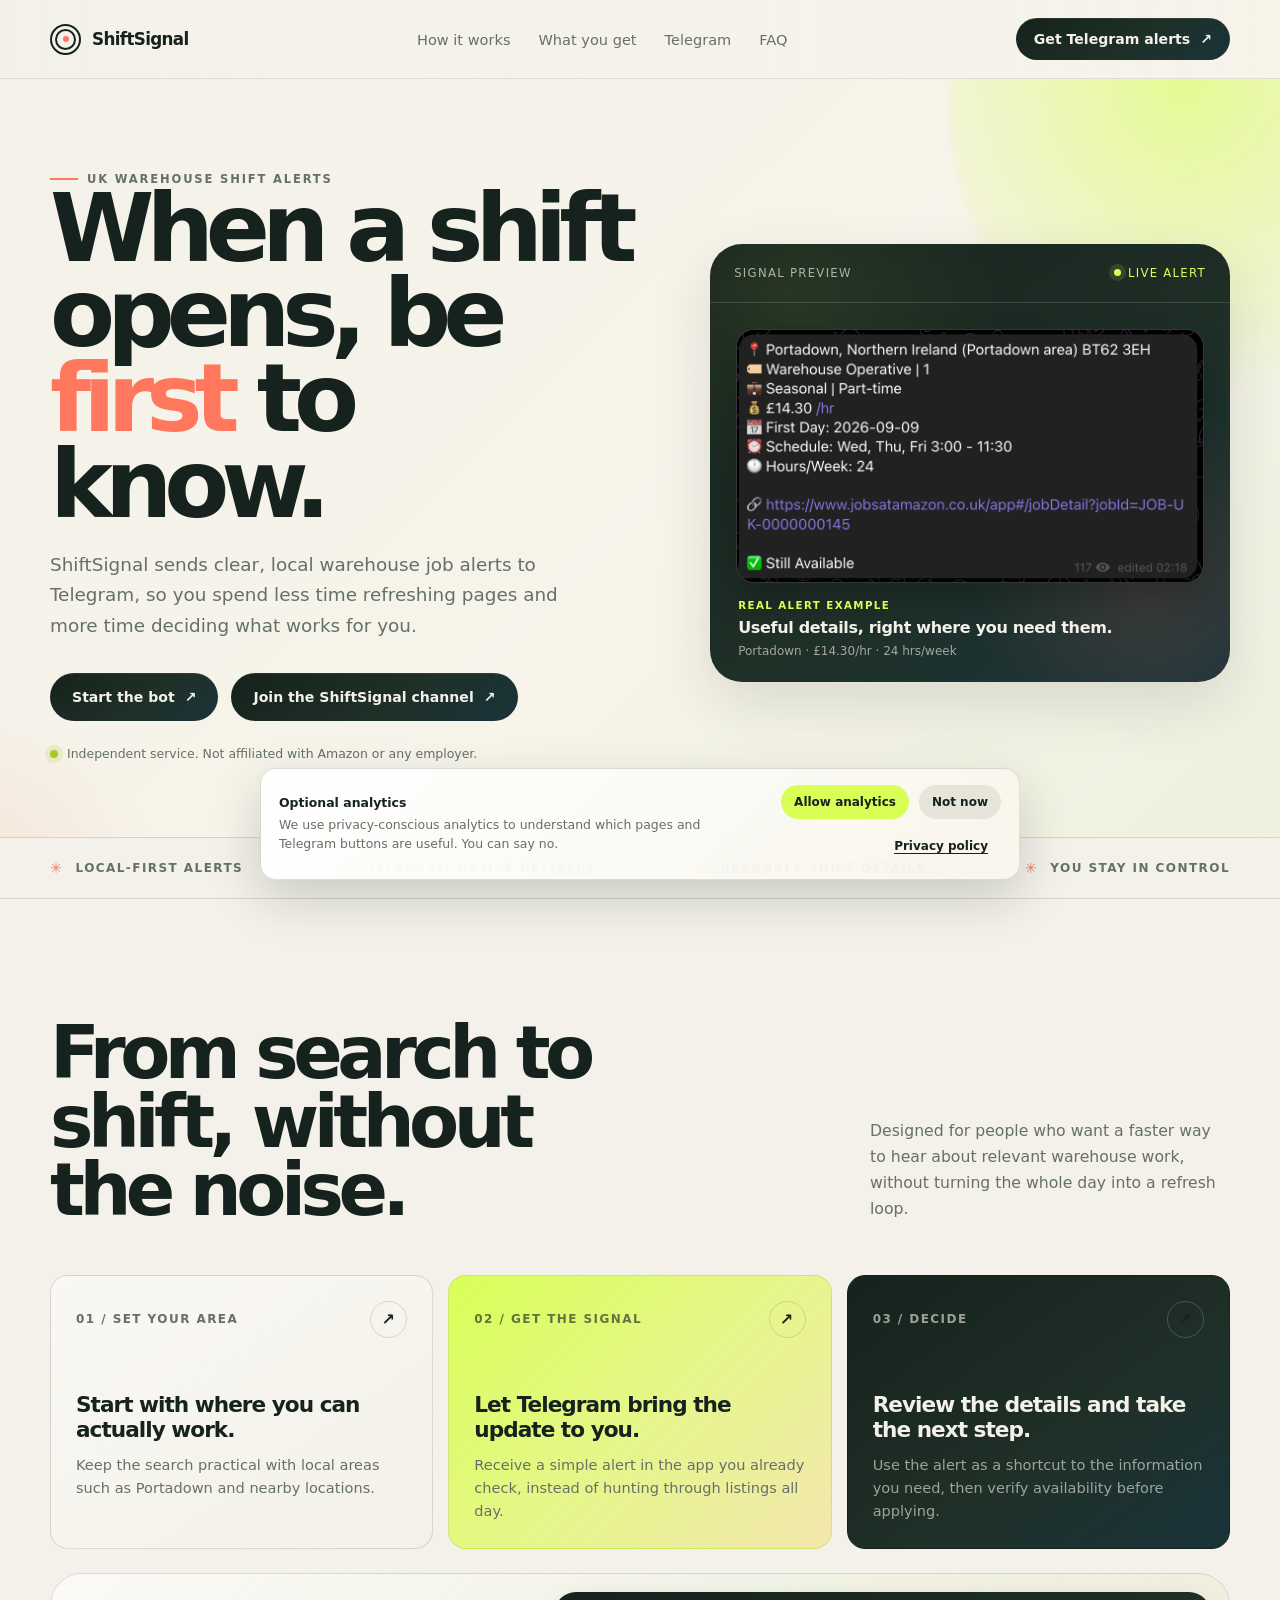
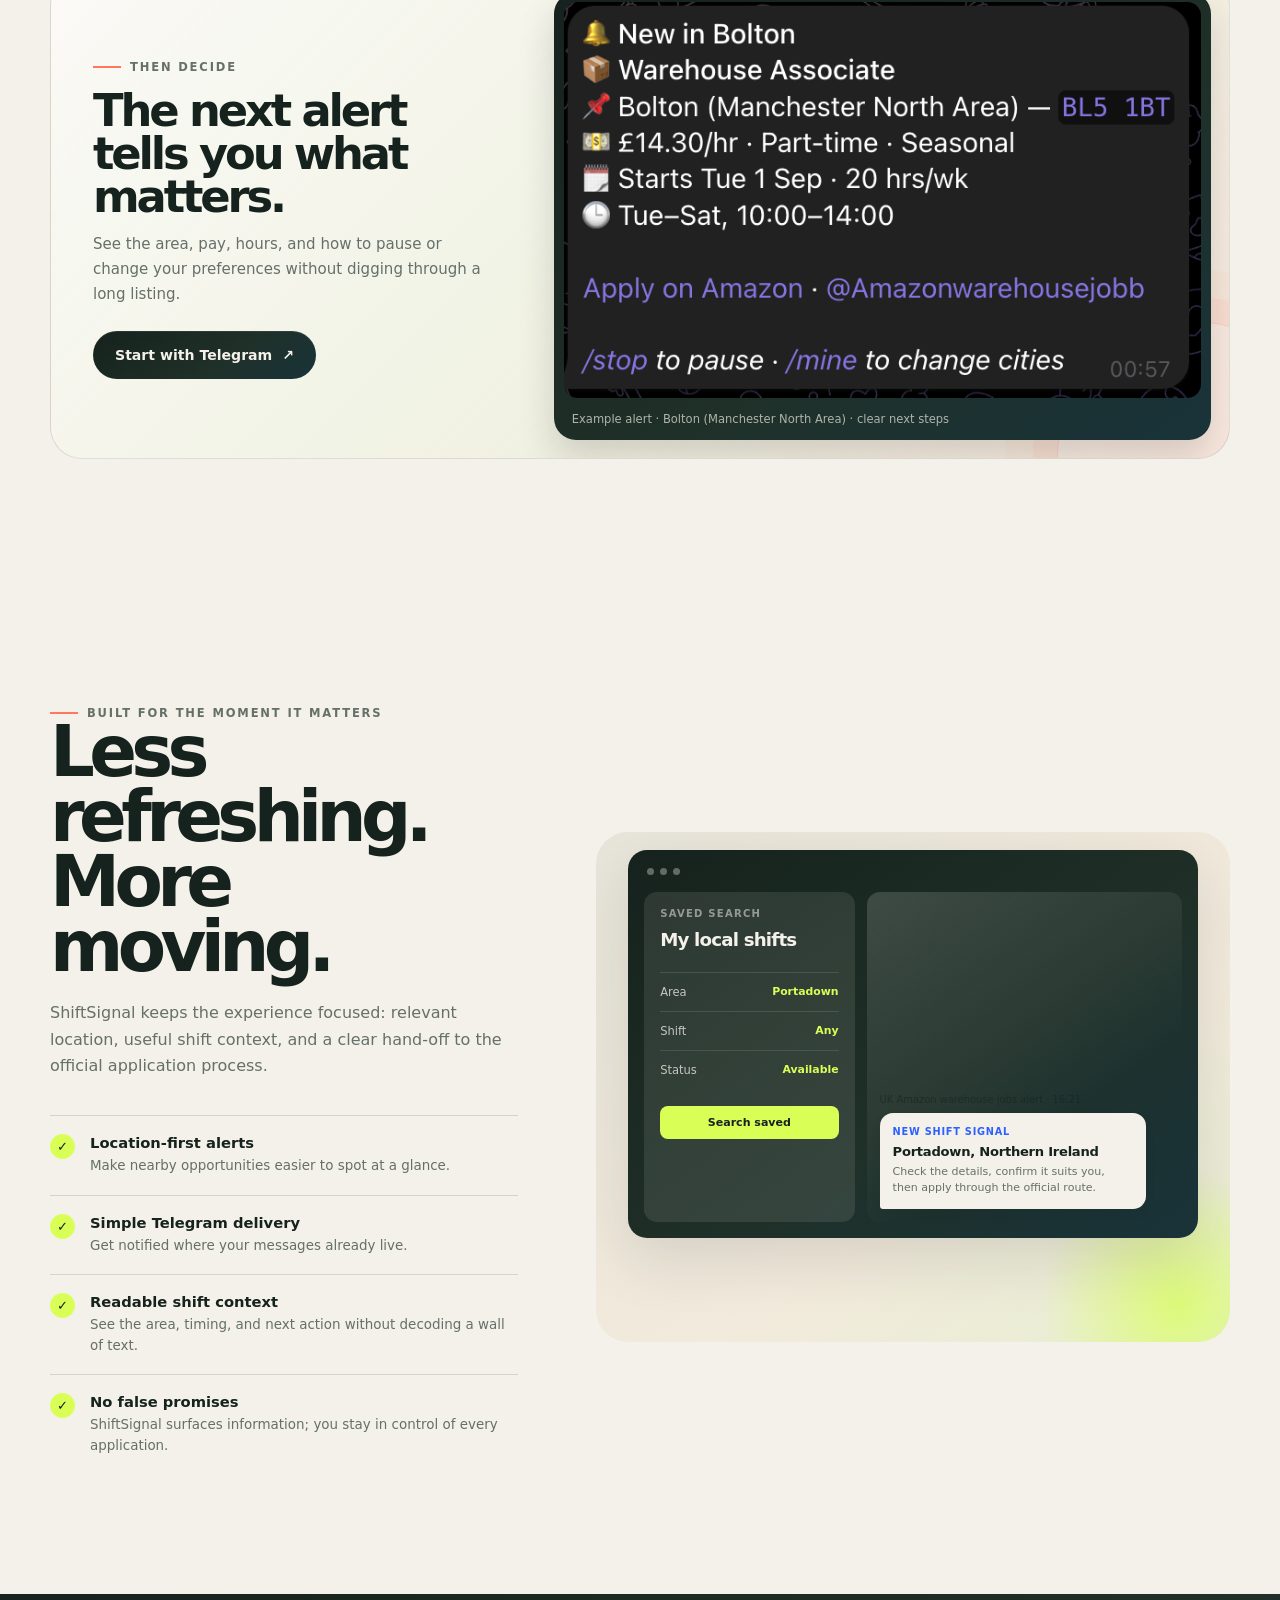
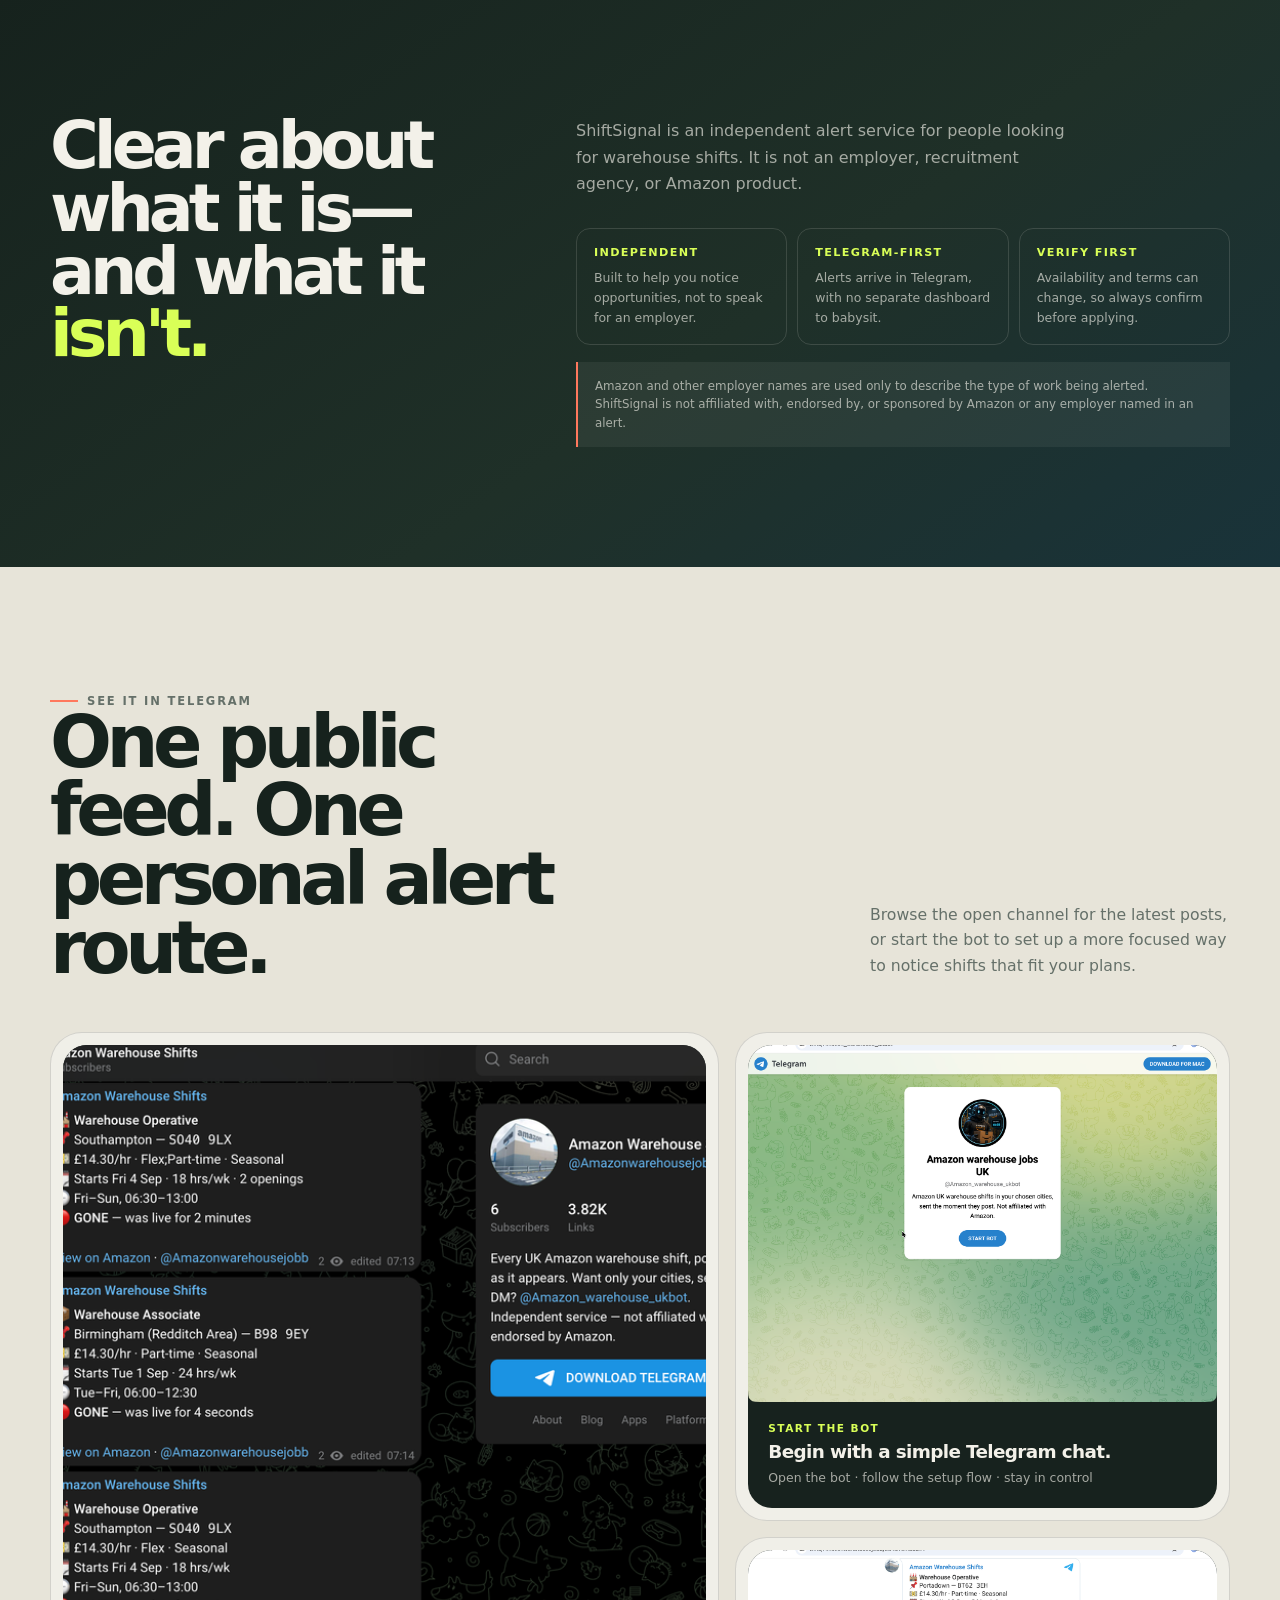
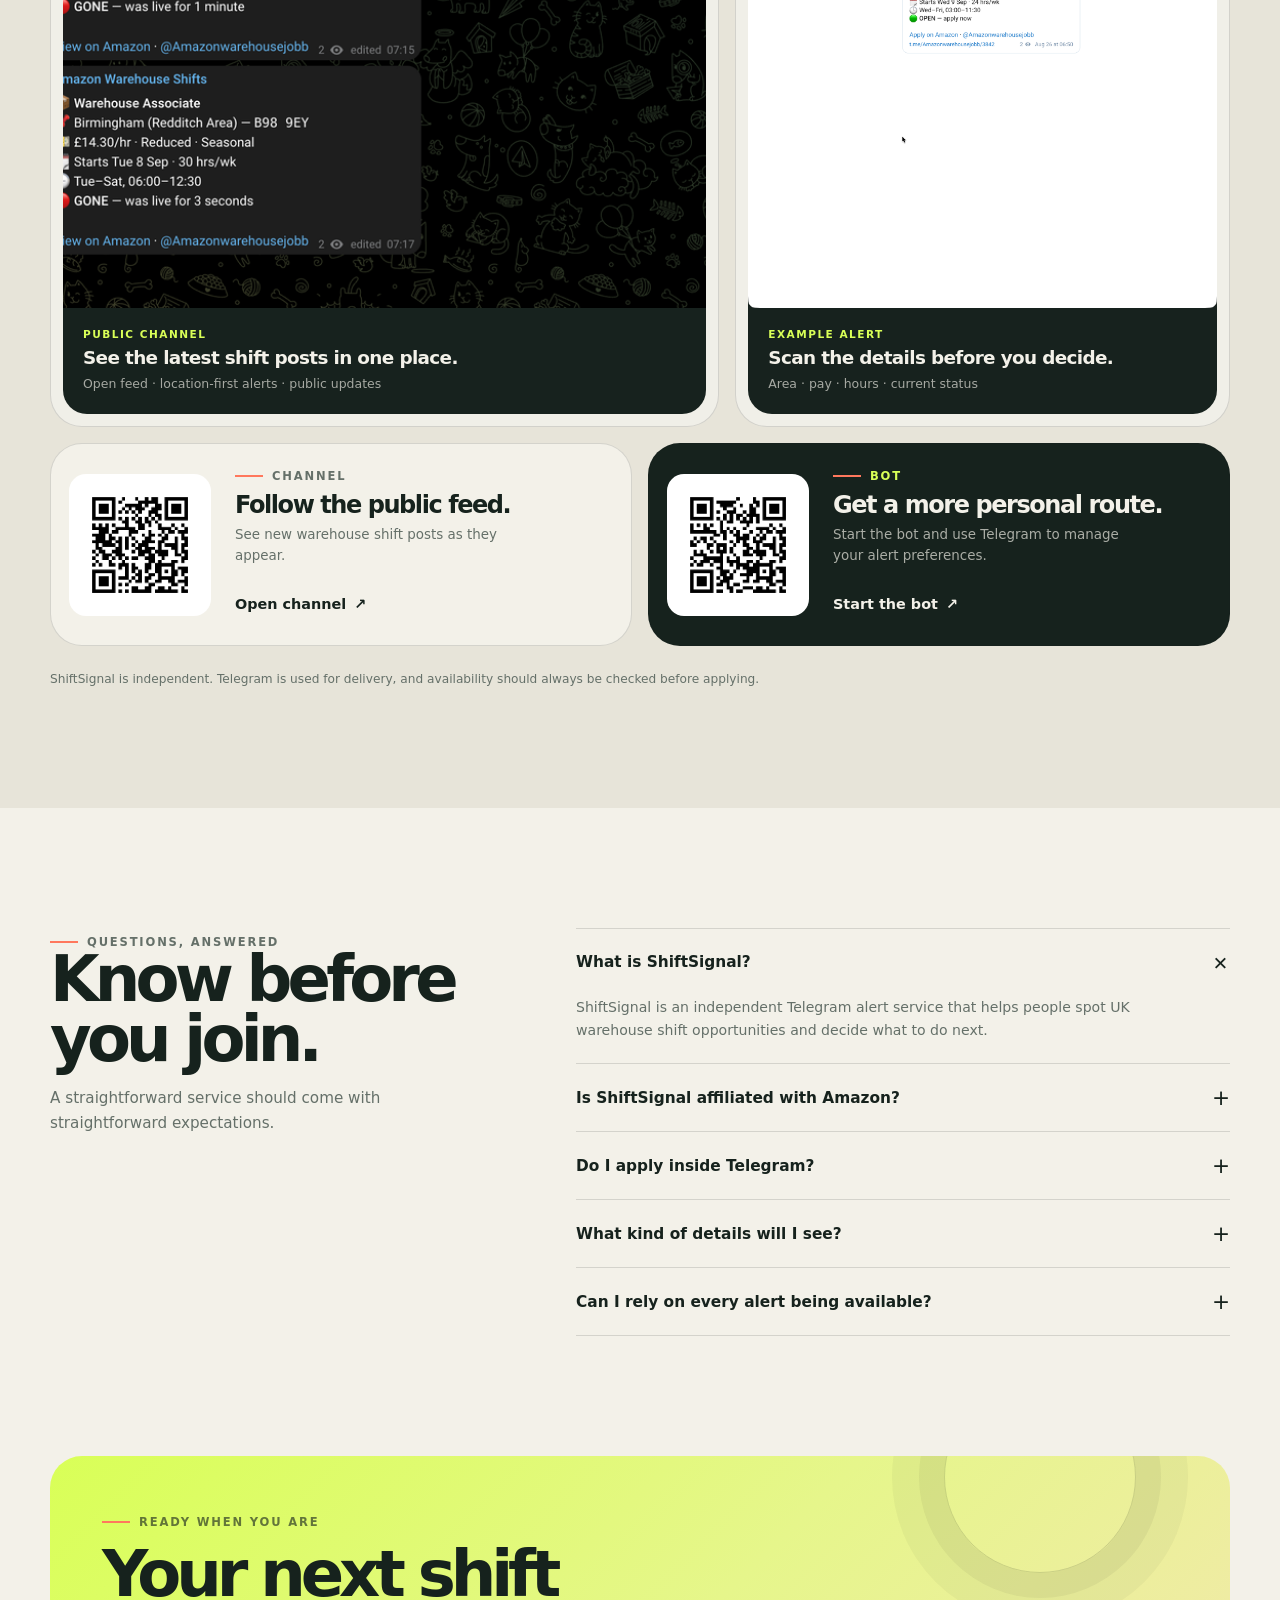
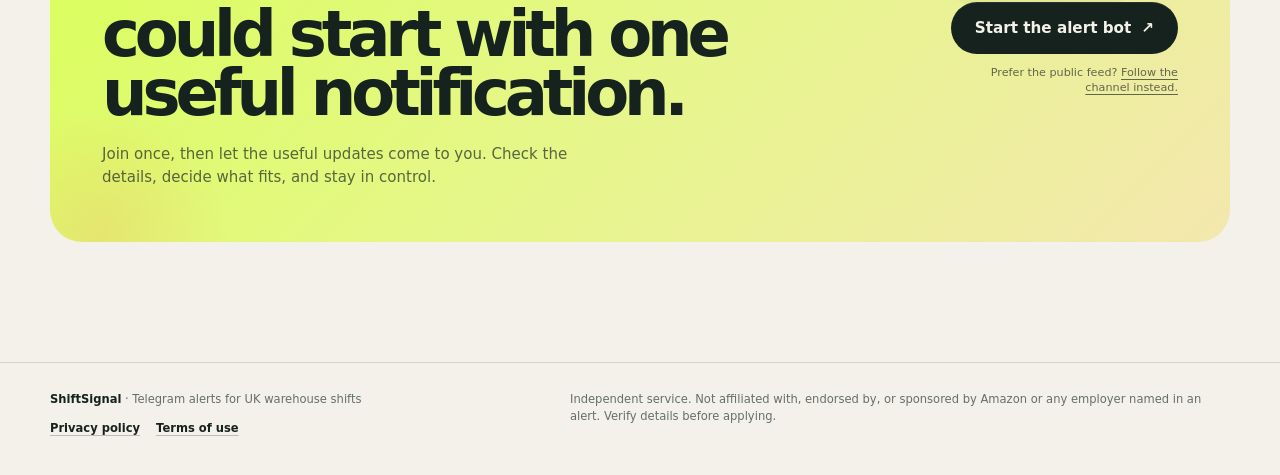
<file: index.html>
<!doctype html>
<html lang="en-GB">
<head>
  <meta charset="utf-8">
  <meta name="viewport" content="width=device-width, initial-scale=1">
  <meta name="theme-color" content="#f3f1e9">
  <meta name="robots" content="index, follow">
  <meta name="description" content="ShiftSignal sends clear, local UK warehouse shift alerts to Telegram so you can spend less time refreshing and more time applying.">
  <meta property="og:title" content="ShiftSignal — Telegram alerts for UK warehouse shifts">
  <meta property="og:description" content="Get local warehouse shift alerts in Telegram, with the details you need to decide what to do next.">
  <meta property="og:type" content="website">
  <meta property="og:url" content="https://shiftsignal.co.uk/">
  <meta property="og:site_name" content="ShiftSignal">
  <meta property="og:image" content="https://shiftsignal.co.uk/assets/telegram-alert.png">
  <meta property="og:image:alt" content="Example ShiftSignal warehouse shift alert in Telegram">
  <meta name="twitter:card" content="summary_large_image">
  <meta name="twitter:title" content="ShiftSignal — Telegram alerts for UK warehouse shifts">
  <meta name="twitter:description" content="Get local warehouse shift alerts in Telegram, with the details you need to decide what to do next.">
  <meta name="twitter:image" content="https://shiftsignal.co.uk/assets/telegram-alert.png">
  <link rel="canonical" href="https://shiftsignal.co.uk/">
  <link rel="icon" href="favicon.svg" type="image/svg+xml">
  <title>ShiftSignal — Telegram alerts for UK warehouse shifts</title>
  <script>
    window.SHIFTSIGNAL_CONFIG = {
      googleTagId: 'AW-18413436878',
      googleAdsConversionId: 'AW-18413436878',
      googleAdsConversionLabel: 'bNHRCJL86egcEM7_msxE'
    };
    window.dataLayer = window.dataLayer || [];
    window.gtag = window.gtag || function gtag() {
      window.dataLayer.push(arguments);
    };
    window.gtag('consent', 'default', {
      ad_storage: 'denied',
      analytics_storage: 'denied',
      ad_user_data: 'denied',
      ad_personalization: 'denied',
      wait_for_update: 500
    });
    window.gtag('js', new Date());
    window.gtag('config', window.SHIFTSIGNAL_CONFIG.googleTagId, { anonymize_ip: true });
    window.__shiftsignalGoogleTagConfigured = true;
  </script>
  <script async src="https://www.googletagmanager.com/gtag/js?id=AW-18413436878"></script>
  <script type="application/ld+json">
  {
    "@context": "https://schema.org",
    "@type": "WebSite",
    "name": "ShiftSignal",
    "url": "https://shiftsignal.co.uk/",
    "description": "Independent Telegram alerts for UK warehouse shift opportunities.",
    "inLanguage": "en-GB"
  }
  </script>
  <style>
    :root {
      --ink: #16221d;
      --muted: #657069;
      --paper: #f3f1e9;
      --paper-deep: #e7e4d9;
      --paper-soft: #f8f5eb;
      --signal: #d9ff57;
      --signal-dark: #a6c82b;
      --orange: #ff785d;
      --blue: #2d61ff;
      --line: rgba(22, 34, 29, .14);
      --shadow: 0 22px 60px rgba(22, 34, 29, .12);
      --gradient-paper: linear-gradient(135deg, #f3f1e9 0%, #f7f4ea 56%, #eef1df 100%);
      --gradient-signal: linear-gradient(135deg, #d9ff57 0%, #e6f68b 52%, #ffd9ce 145%);
      --gradient-ink: linear-gradient(145deg, #16221d 0%, #1f3028 58%, #19333a 100%);
      --radius-lg: 32px;
      --radius-md: 18px;
    }

    * { box-sizing: border-box; }
    html { scroll-behavior: smooth; }
    body {
      margin: 0;
      color: var(--ink);
      background: var(--paper);
      font-family: Inter, ui-sans-serif, system-ui, -apple-system, BlinkMacSystemFont, "Segoe UI", sans-serif;
      -webkit-font-smoothing: antialiased;
    }

    a { color: inherit; text-decoration: none; }
    button, a { -webkit-tap-highlight-color: transparent; }
    :focus-visible { outline: 3px solid var(--blue); outline-offset: 4px; }
    .shell { width: min(1180px, calc(100% - 40px)); margin: 0 auto; }
    .skip-link { position: fixed; z-index: 30; top: 12px; left: 12px; padding: 10px 14px; border-radius: 8px; color: var(--ink); background: var(--signal); transform: translateY(-150%); transition: transform .2s ease; }
    .skip-link:focus { transform: translateY(0); }

    .topbar {
      position: sticky;
      z-index: 20;
      top: 0;
      border-bottom: 1px solid rgba(22, 34, 29, .1);
      background: linear-gradient(90deg, rgba(243, 241, 233, .92), rgba(247, 244, 234, .78));
      backdrop-filter: blur(18px);
    }

    .nav {
      display: flex;
      align-items: center;
      justify-content: space-between;
      min-height: 78px;
      gap: 28px;
    }

    .brand { display: inline-flex; align-items: center; gap: 11px; font-weight: 800; letter-spacing: -.04em; font-size: 1.05rem; }
    .brand-mark { position: relative; display: inline-grid; place-items: center; width: 31px; height: 31px; border: 2px solid var(--ink); border-radius: 50%; }
    .brand-mark::before, .brand-mark::after { content: ""; position: absolute; border: 2px solid var(--ink); border-radius: 50%; }
    .brand-mark::before { width: 17px; height: 17px; }
    .brand-mark::after { width: 6px; height: 6px; border: 0; background: var(--orange); }
    .nav-links { display: flex; align-items: center; gap: 28px; font-size: .91rem; color: var(--muted); }
    .nav-links a { transition: color .2s ease; }
    .nav-links a:hover { color: var(--ink); }
    .nav-cta, .button-primary { display: inline-flex; align-items: center; justify-content: center; gap: 10px; border-radius: 999px; background: var(--gradient-ink); color: var(--paper); padding: 13px 18px; font-size: .88rem; font-weight: 750; box-shadow: inset 0 1px 0 rgba(255, 255, 255, .08); transition: transform .2s ease, box-shadow .2s ease, background .2s ease; }
    .nav-cta:hover, .button-primary:hover { transform: translateY(-2px); box-shadow: 0 10px 22px rgba(22, 34, 29, .15), inset 0 1px 0 rgba(255, 255, 255, .1); }
    .menu-button { display: none; border: 0; background: transparent; color: var(--ink); font: inherit; font-size: 1.4rem; }

    .hero { position: relative; overflow: hidden; padding: 86px 0 76px; background: var(--gradient-paper); }
    .hero::before { content: ""; position: absolute; width: 560px; height: 560px; right: -230px; top: -250px; border-radius: 50%; background: radial-gradient(circle at 42% 45%, rgba(217, 255, 87, .58) 0%, rgba(217, 255, 87, .3) 34%, rgba(217, 255, 87, 0) 72%); filter: blur(3px); }
    .hero::after { content: ""; position: absolute; width: 380px; height: 380px; left: -215px; bottom: -250px; border-radius: 50%; background: radial-gradient(circle, rgba(255, 120, 93, .13), rgba(255, 120, 93, 0) 70%); pointer-events: none; }
    .hero-grid { position: relative; z-index: 1; display: grid; grid-template-columns: minmax(0, 1.06fr) minmax(390px, .94fr); align-items: center; gap: 74px; }
    .eyebrow { display: inline-flex; align-items: center; gap: 9px; color: var(--muted); font-size: .72rem; font-weight: 800; letter-spacing: .16em; text-transform: uppercase; }
    .eyebrow::before { content: ""; width: 28px; height: 2px; background: var(--orange); }
    h1, h2, h3, p { margin-top: 0; }
    h1 { max-width: 650px; margin-bottom: 23px; font-size: clamp(3.5rem, 7.4vw, 6.55rem); line-height: .9; letter-spacing: -.085em; font-weight: 850; }
    h1 em { color: var(--orange); font-style: normal; }
    .hero-copy { max-width: 560px; color: var(--muted); font-size: 1.15rem; line-height: 1.65; }
    .hero-actions { display: flex; align-items: center; flex-wrap: wrap; gap: 13px; margin-top: 32px; }
    .button-primary { padding: 16px 22px; }
    .button-secondary { display: inline-flex; align-items: center; gap: 8px; padding: 15px 4px; color: var(--ink); font-size: .9rem; font-weight: 780; }
    .button-secondary span { transition: transform .2s ease; }
    .button-secondary:hover span { transform: translateX(4px); }
    .hero-note { display: flex; align-items: center; gap: 9px; margin-top: 25px; color: var(--muted); font-size: .78rem; }
    .hero-note::before { content: ""; width: 8px; height: 8px; border-radius: 50%; background: var(--signal-dark); box-shadow: 0 0 0 5px rgba(166, 200, 43, .18); }

    .signal-stage { position: relative; min-height: 0; padding-bottom: 24px; border-radius: var(--radius-lg); background: var(--gradient-ink); box-shadow: var(--shadow); overflow: hidden; }
    .signal-stage::before { content: ""; position: absolute; inset: 0; opacity: .16; background-image: linear-gradient(rgba(217, 255, 87, .12) 1px, transparent 1px), linear-gradient(90deg, rgba(217, 255, 87, .12) 1px, transparent 1px); background-size: 38px 38px; mask-image: linear-gradient(to bottom right, black, transparent 75%); }
    .signal-stage::after { content: ""; position: absolute; inset: 0; background: radial-gradient(circle at 85% 78%, rgba(255, 120, 93, .14), transparent 32%), radial-gradient(circle at 16% 12%, rgba(217, 255, 87, .08), transparent 36%); pointer-events: none; }
    .stage-top { position: relative; z-index: 1; display: flex; align-items: center; justify-content: space-between; padding: 22px 24px; border-bottom: 1px solid rgba(243, 241, 233, .14); color: rgba(243, 241, 233, .67); font-size: .73rem; letter-spacing: .11em; text-transform: uppercase; }
    .live-pill { display: inline-flex; align-items: center; gap: 7px; color: var(--signal); }
    .live-pill::before { content: ""; width: 7px; height: 7px; border-radius: 50%; background: var(--signal); box-shadow: 0 0 0 5px rgba(217, 255, 87, .12); }
    .hero-screenshot { position: relative; z-index: 1; margin: 26px 26px 0; }
    .hero-screenshot img { display: block; width: 100%; height: auto; border: 1px solid rgba(243, 241, 233, .14); border-radius: 18px; background: #15191c; box-shadow: 0 18px 34px rgba(0, 0, 0, .22); }
    .hero-screenshot figcaption { display: grid; gap: 7px; padding: 16px 2px 0; color: var(--paper); }
    .hero-shot-label { color: var(--signal); font-size: .64rem; font-weight: 850; letter-spacing: .14em; }
    .hero-screenshot figcaption strong { font-size: 1rem; letter-spacing: -.02em; }
    .hero-shot-meta { color: rgba(243, 241, 233, .62); font-size: .75rem; }
    .alert-card { position: relative; z-index: 1; width: calc(100% - 60px); margin: 62px auto 0; padding: 24px; border: 1px solid rgba(255, 255, 255, .38); border-radius: 22px; background: linear-gradient(135deg, var(--paper) 0%, var(--paper-soft) 62%, #f9e7df 150%); box-shadow: 0 24px 35px rgba(0, 0, 0, .25); transform: rotate(-2.2deg); }
    .alert-kicker { display: flex; align-items: center; justify-content: space-between; margin-bottom: 28px; font-size: .72rem; font-weight: 850; letter-spacing: .12em; text-transform: uppercase; }
    .telegram-dot { display: inline-grid; place-items: center; width: 29px; height: 29px; border-radius: 50%; background: var(--blue); color: white; font-size: .88rem; }
    .alert-card h2 { margin-bottom: 8px; font-size: clamp(1.85rem, 4vw, 3rem); line-height: .98; letter-spacing: -.065em; }
    .alert-location { color: var(--muted); font-size: .94rem; }
    .alert-meta { display: flex; flex-wrap: wrap; gap: 8px; margin-top: 25px; }
    .meta-chip { padding: 8px 10px; border-radius: 8px; background: linear-gradient(135deg, var(--paper-deep), #f2e9d9); color: var(--ink); font-size: .72rem; font-weight: 750; }
    .alert-footer { display: flex; align-items: center; justify-content: space-between; gap: 16px; margin-top: 31px; padding-top: 16px; border-top: 1px solid var(--line); color: var(--muted); font-size: .72rem; }
    .alert-footer strong { color: var(--ink); }
    .stage-orbit { position: absolute; z-index: 1; right: 30px; bottom: 28px; width: 145px; height: 145px; border: 1px solid rgba(217, 255, 87, .22); border-radius: 50%; }
    .stage-orbit::before, .stage-orbit::after { content: ""; position: absolute; border: 1px solid rgba(217, 255, 87, .19); border-radius: 50%; }
    .stage-orbit::before { inset: 21px; }
    .stage-orbit::after { inset: 46px; background: var(--orange); border: 0; box-shadow: 0 0 0 10px rgba(255, 120, 93, .13), 0 0 0 24px rgba(255, 120, 93, .06); }
    .floating-tag { position: absolute; z-index: 1; left: 29px; bottom: 31px; max-width: 178px; padding: 12px 14px; border: 1px solid rgba(217, 255, 87, .22); border-radius: 13px; background: rgba(217, 255, 87, .1); color: var(--signal); font-size: .76rem; line-height: 1.35; }

    .ticker { border-top: 1px solid var(--line); border-bottom: 1px solid var(--line); overflow: hidden; }
    .ticker-track { display: flex; justify-content: space-between; gap: 30px; padding: 22px 0; color: var(--muted); font-size: .75rem; font-weight: 800; letter-spacing: .12em; text-transform: uppercase; white-space: nowrap; }
    .ticker-track span { display: inline-flex; align-items: center; gap: 12px; }
    .ticker-track span::before { content: "✳"; color: var(--orange); font-size: .9rem; }

    section { padding: 120px 0; }
    .section-head { display: flex; align-items: end; justify-content: space-between; gap: 30px; margin-bottom: 50px; }
    .section-head h2 { max-width: 570px; margin-bottom: 0; font-size: clamp(2.6rem, 5.7vw, 5rem); line-height: .94; letter-spacing: -.075em; }
    .section-head p { max-width: 360px; margin-bottom: 3px; color: var(--muted); font-size: .98rem; line-height: 1.65; }
    .steps { display: grid; grid-template-columns: repeat(3, 1fr); gap: 15px; }
    .step { min-height: 260px; padding: 25px; border: 1px solid var(--line); border-radius: var(--radius-md); background: linear-gradient(145deg, rgba(255, 255, 255, .48), rgba(245, 242, 231, .2)); }
    .step-number { display: flex; align-items: center; justify-content: space-between; margin-bottom: 54px; color: var(--muted); font-size: .75rem; font-weight: 850; letter-spacing: .12em; }
    .step-number::after { content: "↗"; display: grid; place-items: center; width: 35px; height: 35px; border: 1px solid var(--line); border-radius: 50%; color: var(--ink); font-size: 1rem; }
    .step h3 { margin-bottom: 11px; font-size: 1.35rem; letter-spacing: -.045em; }
    .step p { margin-bottom: 0; color: var(--muted); font-size: .91rem; line-height: 1.6; }
    .step:nth-child(2) { background: var(--gradient-signal); border-color: rgba(166, 200, 43, .34); }
    .step:nth-child(2) .step-number { color: rgba(22, 34, 29, .62); }
    .step:nth-child(3) { background: var(--gradient-ink); color: var(--paper); border-color: var(--ink); }
    .step:nth-child(3) .step-number, .step:nth-child(3) p { color: rgba(243, 241, 233, .6); }
    .step:nth-child(3) .step-number::after { border-color: rgba(243, 241, 233, .2); }

    .workflow-preview { position: relative; display: grid; grid-template-columns: minmax(0, .82fr) minmax(0, 1.18fr); gap: 28px; align-items: center; margin-top: 24px; padding: 18px; border: 1px solid rgba(22, 34, 29, .12); border-radius: var(--radius-lg); background: linear-gradient(135deg, rgba(255, 255, 255, .62), rgba(238, 241, 223, .8) 58%, rgba(255, 226, 216, .62)); overflow: hidden; }
    .workflow-preview::before { content: ""; position: absolute; right: -100px; bottom: -135px; width: 270px; height: 270px; border: 1px solid rgba(255, 120, 93, .24); border-radius: 50%; box-shadow: 0 0 0 24px rgba(255, 120, 93, .07), 0 0 0 52px rgba(255, 120, 93, .04); }
    .workflow-preview-copy { position: relative; z-index: 1; padding: 24px; }
    .workflow-preview-copy h3 { max-width: 370px; margin: 15px 0 14px; font-size: clamp(2rem, 3.5vw, 3.3rem); line-height: .96; letter-spacing: -.07em; }
    .workflow-preview-copy p { max-width: 390px; margin-bottom: 0; color: var(--muted); font-size: .94rem; line-height: 1.65; }
    .workflow-preview-copy .button-primary { margin-top: 24px; }
    .workflow-shot { position: relative; z-index: 1; margin: 0; padding: 10px; border-radius: 22px; background: var(--gradient-ink); box-shadow: 0 18px 36px rgba(22, 34, 29, .16); }
    .workflow-shot img { display: block; width: 100%; height: auto; border-radius: 14px; }
    .workflow-shot figcaption { padding: 13px 8px 3px; color: rgba(243, 241, 233, .68); font-size: .72rem; line-height: 1.45; }

    .feature-wrap { display: grid; grid-template-columns: .85fr 1.15fr; gap: 78px; align-items: center; }
    .feature-copy h2 { max-width: 500px; margin-bottom: 21px; font-size: clamp(2.8rem, 5.5vw, 5.25rem); line-height: .92; letter-spacing: -.08em; }
    .feature-copy > p { max-width: 470px; color: var(--muted); font-size: 1rem; line-height: 1.65; }
    .feature-list { display: grid; gap: 0; margin: 36px 0 0; padding: 0; list-style: none; }
    .feature-list li { display: grid; grid-template-columns: 27px 1fr; gap: 13px; padding: 18px 0; border-top: 1px solid var(--line); }
    .feature-list li::before { content: "✓"; display: grid; place-items: center; width: 25px; height: 25px; border-radius: 50%; background: var(--signal); font-size: .82rem; font-weight: 900; }
    .feature-list strong { display: block; margin-bottom: 4px; font-size: .92rem; }
    .feature-list span { color: var(--muted); font-size: .84rem; line-height: 1.5; }
    .dashboard { position: relative; min-height: 510px; padding: 18px; border-radius: var(--radius-lg); background: linear-gradient(145deg, var(--paper-deep), #f2eadc 62%, #e6efd1 100%); overflow: hidden; }
    .dashboard::after { content: ""; position: absolute; right: -85px; bottom: -100px; width: 275px; height: 275px; border-radius: 50%; background: radial-gradient(circle, rgba(217, 255, 87, .72), rgba(217, 255, 87, 0) 70%); }
    .dashboard-window { position: relative; z-index: 1; max-width: 570px; margin: 0 auto; padding: 16px; border-radius: 19px; background: var(--gradient-ink); box-shadow: var(--shadow); }
    .window-bar { display: flex; gap: 6px; padding: 2px 0 17px 3px; }
    .window-bar i { width: 7px; height: 7px; border-radius: 50%; background: rgba(243, 241, 233, .35); }
    .window-layout { display: grid; grid-template-columns: .8fr 1.2fr; gap: 12px; }
    .filter-panel { padding: 16px; border-radius: 13px; background: rgba(243, 241, 233, .1); }
    .filter-label { color: rgba(243, 241, 233, .52); font-size: .63rem; font-weight: 800; letter-spacing: .12em; text-transform: uppercase; }
    .filter-panel h3 { margin: 10px 0 22px; color: var(--paper); font-size: 1.14rem; letter-spacing: -.045em; }
    .filter-row { display: flex; align-items: center; justify-content: space-between; gap: 12px; padding: 12px 0; border-top: 1px solid rgba(243, 241, 233, .12); color: rgba(243, 241, 233, .76); font-size: .72rem; }
    .filter-row b { color: var(--signal); font-size: .68rem; }
    .save-search { display: block; margin-top: 17px; padding: 10px; border-radius: 8px; background: var(--signal); color: var(--ink); text-align: center; font-size: .69rem; font-weight: 850; }
    .message-panel { display: flex; align-items: end; min-height: 330px; padding: 13px; border-radius: 13px; background: linear-gradient(145deg, #c5dfab, #b9d89a 58%, #d9e7a8); background-image: radial-gradient(rgba(22, 34, 29, .08) 1px, transparent 1px), linear-gradient(145deg, rgba(255, 255, 255, .16), transparent 68%); background-size: 15px 15px, auto; }
    .message-stack { display: grid; gap: 8px; width: 100%; }
    .message-meta { color: rgba(22, 34, 29, .58); font-size: .62rem; }
    .message { max-width: 92%; padding: 13px; border-radius: 13px 13px 13px 3px; background: var(--paper); box-shadow: 0 5px 10px rgba(22, 34, 29, .08); }
    .message small { display: block; margin-bottom: 7px; color: var(--blue); font-size: .61rem; font-weight: 850; letter-spacing: .08em; text-transform: uppercase; }
    .message strong { display: block; margin-bottom: 5px; font-size: .82rem; letter-spacing: -.02em; }
    .message p { margin-bottom: 0; color: var(--muted); font-size: .69rem; line-height: 1.45; }

    .trust-band { background: var(--gradient-ink); color: var(--paper); }
    .trust-grid { display: grid; grid-template-columns: .8fr 1.2fr; gap: 90px; align-items: start; }
    .trust-grid h2 { max-width: 470px; margin-bottom: 0; font-size: clamp(2.7rem, 5.2vw, 5rem); line-height: .94; letter-spacing: -.075em; }
    .trust-grid h2 em { color: var(--signal); font-style: normal; }
    .trust-copy > p { max-width: 510px; margin: 4px 0 30px; color: rgba(243, 241, 233, .64); font-size: 1rem; line-height: 1.65; }
    .trust-points { display: grid; grid-template-columns: repeat(3, 1fr); gap: 10px; }
    .trust-point { padding: 17px; border: 1px solid rgba(243, 241, 233, .14); border-radius: 14px; }
    .trust-point b { display: block; margin-bottom: 8px; color: var(--signal); font-size: .7rem; letter-spacing: .12em; text-transform: uppercase; }
    .trust-point span { color: rgba(243, 241, 233, .64); font-size: .78rem; line-height: 1.45; }
    .disclaimer { margin-top: 17px; padding: 15px 17px; border-left: 2px solid var(--orange); background: rgba(243, 241, 233, .06); color: rgba(243, 241, 233, .64); font-size: .74rem; line-height: 1.55; }

    .faq-grid { display: grid; grid-template-columns: .8fr 1.2fr; gap: 90px; }
    .faq-grid h2 { margin-bottom: 17px; font-size: clamp(2.8rem, 5vw, 4.8rem); line-height: .94; letter-spacing: -.075em; }
    .faq-grid > div > p { max-width: 340px; color: var(--muted); font-size: .95rem; line-height: 1.6; }
    .faq-list { border-top: 1px solid var(--line); }
    .faq-item { border-bottom: 1px solid var(--line); }
    .faq-question { display: flex; align-items: center; justify-content: space-between; gap: 20px; width: 100%; padding: 21px 0; border: 0; background: transparent; color: var(--ink); text-align: left; font: inherit; font-size: .96rem; font-weight: 780; cursor: pointer; }
    .faq-question::after { content: "+"; font-size: 1.35rem; font-weight: 400; transition: transform .2s ease; }
    .faq-item.open .faq-question::after { transform: rotate(45deg); }
    .faq-answer { display: grid; grid-template-rows: 0fr; transition: grid-template-rows .25s ease; }
    .faq-answer > div { overflow: hidden; }
    .faq-answer p { max-width: 610px; margin: 0; padding: 0 35px 0 0; color: var(--muted); font-size: .88rem; line-height: 1.65; }
    .faq-item.open .faq-answer { grid-template-rows: 1fr; }
    .faq-item.open .faq-answer p { padding-bottom: 21px; }

    .final-cta { padding: 0 0 120px; }
    .cta-card { position: relative; overflow: hidden; display: grid; grid-template-columns: 1fr auto; align-items: center; gap: 30px; padding: 52px; border-radius: var(--radius-lg); background: var(--gradient-signal); }
    .cta-card::before { content: ""; position: absolute; left: -80px; bottom: -120px; width: 260px; height: 260px; border-radius: 50%; background: radial-gradient(circle, rgba(255, 120, 93, .16), rgba(255, 120, 93, 0) 70%); }
    .cta-card::after { content: ""; position: absolute; right: 8%; top: -75px; width: 190px; height: 190px; border: 1px solid rgba(22, 34, 29, .16); border-radius: 50%; box-shadow: 0 0 0 25px rgba(22, 34, 29, .05), 0 0 0 52px rgba(22, 34, 29, .04); }
    .cta-card-copy { position: relative; z-index: 1; }
    .cta-card-copy .eyebrow { color: rgba(22, 34, 29, .62); }
    .cta-card h2 { max-width: 630px; margin: 16px 0 0; font-size: clamp(2.6rem, 5vw, 4.8rem); line-height: .93; letter-spacing: -.08em; }
    .cta-card-lede { max-width: 500px; margin: 19px 0 0; color: rgba(22, 34, 29, .68); font-size: .94rem; line-height: 1.55; }
    .cta-action { position: relative; z-index: 2; display: grid; justify-items: end; gap: 11px; }
    .cta-action .button-primary { padding: 17px 24px; background: var(--ink); font-size: .95rem; white-space: nowrap; }
    .cta-action small { max-width: 205px; color: rgba(22, 34, 29, .66); font-size: .7rem; line-height: 1.4; text-align: right; }

    footer { padding: 28px 0 38px; border-top: 1px solid var(--line); }
    .footer-row { display: flex; justify-content: space-between; gap: 20px; color: var(--muted); font-size: .72rem; line-height: 1.5; }
    .footer-row strong { color: var(--ink); }
    .footer-note { max-width: 660px; }
    .footer-links { display: flex; flex-wrap: wrap; gap: 16px; margin-top: 12px; }
    .footer-links a { color: var(--ink); font-weight: 700; text-decoration: underline; text-decoration-color: rgba(22, 34, 29, .25); text-underline-offset: 3px; }
    .footer-links a:hover { text-decoration-color: currentColor; }
    .cookie-notice { position: fixed; z-index: 25; right: 20px; bottom: 20px; left: 20px; display: flex; align-items: center; justify-content: space-between; gap: 20px; max-width: 760px; margin: 0 auto; padding: 16px 18px; border: 1px solid var(--line); border-radius: 16px; color: var(--ink); background: linear-gradient(135deg, rgba(255, 255, 255, .98), rgba(248, 245, 235, .96)); box-shadow: 0 18px 50px rgba(22, 34, 29, .18); }
    .cookie-notice p { max-width: 450px; margin: 0; color: var(--muted); font-size: .78rem; line-height: 1.5; }
    .cookie-notice strong { display: block; margin-bottom: 3px; color: var(--ink); }
    .cookie-actions { display: flex; flex-wrap: wrap; align-items: center; justify-content: end; gap: 10px; }
    .cookie-actions button, .cookie-actions a { border: 0; border-radius: 999px; padding: 10px 13px; color: var(--ink); background: var(--paper-deep); font: inherit; font-size: .75rem; font-weight: 800; cursor: pointer; }
    .cookie-actions button:first-child { color: var(--ink); background: var(--signal); }
    .cookie-actions a { background: transparent; text-decoration: underline; text-underline-offset: 3px; }

    .reveal { opacity: 0; transform: translateY(18px); transition: opacity .7s ease, transform .7s ease; }
    .reveal.visible { opacity: 1; transform: translateY(0); }

    @media (max-width: 900px) {
      .hero-grid, .feature-wrap, .trust-grid, .faq-grid { grid-template-columns: 1fr; gap: 48px; }
      .hero { padding-top: 62px; }
      .signal-stage { min-height: 0; }
      .feature-copy { max-width: 700px; }
      .trust-grid { gap: 35px; }
      .faq-grid { gap: 35px; }
      .section-head { align-items: start; flex-direction: column; }
      .cta-card { grid-template-columns: 1fr; padding: 40px 30px; }
      .cta-action { justify-items: start; }
      .cta-action small { text-align: left; }
    }

    @media (max-width: 680px) {
      .shell { width: min(100% - 28px, 560px); }
      .nav { min-height: 68px; }
      .nav-links { position: absolute; left: 14px; right: 14px; top: 63px; display: grid; gap: 0; padding: 7px; border: 1px solid var(--line); border-radius: 16px; background: var(--paper); box-shadow: var(--shadow); opacity: 0; pointer-events: none; transform: translateY(-7px); transition: opacity .2s ease, transform .2s ease; }
      .nav-links.open { opacity: 1; pointer-events: auto; transform: translateY(0); }
      .nav-links a { padding: 13px 12px; }
      .nav-cta { display: none; }
      .menu-button { display: block; }
      h1 { font-size: clamp(3.35rem, 17vw, 5rem); }
      .hero-copy { font-size: 1rem; }
      .hero-actions { align-items: start; flex-direction: column; gap: 8px; }
      .signal-stage { min-height: 0; padding-bottom: 20px; }
      .hero-screenshot { margin: 20px 20px 0; }
      .alert-card h2 { font-size: 2.1rem; }
      .floating-tag { left: 17px; bottom: 20px; }
      .stage-orbit { right: 15px; bottom: 15px; width: 105px; height: 105px; }
      .stage-orbit::before { inset: 16px; }
      .stage-orbit::after { inset: 34px; }
      section { padding: 82px 0; }
      .steps { grid-template-columns: 1fr; }
      .workflow-preview { grid-template-columns: 1fr; gap: 4px; padding: 10px; }
      .workflow-preview-copy { padding: 19px 14px 22px; }
      .workflow-preview-copy h3 { margin-top: 13px; }
      .workflow-shot { order: -1; }
      .step { min-height: 215px; }
      .step-number { margin-bottom: 38px; }
      .window-layout { grid-template-columns: 1fr; }
      .filter-panel { display: none; }
      .message-panel { min-height: 330px; }
      .trust-points { grid-template-columns: 1fr; }
      .cta-card h2 { font-size: 3rem; }
      .footer-row { align-items: start; flex-direction: column; }
    }

    .telegram-showcase { background: var(--paper-deep); }
    .telegram-showcase .section-head { align-items: end; }
    .telegram-showcase .section-head > div { max-width: 650px; }
    .telegram-grid { display: grid; grid-template-columns: minmax(0, 1.15fr) minmax(0, .85fr); gap: 16px; }
    .telegram-card { min-width: 0; padding: 12px; border: 1px solid var(--line); border-radius: var(--radius-lg); background: rgba(255, 255, 255, .4); }
    .telegram-card-featured { grid-row: span 2; }
    .telegram-shot { display: flex; flex-direction: column; height: 100%; margin: 0; overflow: hidden; border-radius: calc(var(--radius-lg) - 8px); background: #17221e; }
    .telegram-shot img { display: block; width: 100%; min-height: 280px; flex: 1; object-fit: cover; object-position: center top; }
    .telegram-card-featured .telegram-shot img { min-height: 600px; }
    .telegram-shot figcaption { display: grid; gap: 7px; padding: 20px 20px 21px; color: var(--paper); }
    .telegram-label { color: var(--signal); font-size: .66rem; font-weight: 850; letter-spacing: .14em; }
    .telegram-shot figcaption strong { font-size: 1.15rem; letter-spacing: -.035em; }
    .telegram-shot figcaption span:last-child { color: rgba(243, 241, 233, .65); font-size: .78rem; line-height: 1.45; }
    .telegram-join-grid { display: grid; grid-template-columns: repeat(2, 1fr); gap: 16px; margin-top: 16px; }
    .qr-card { display: grid; grid-template-columns: 142px 1fr; align-items: center; gap: 24px; padding: 18px; border: 1px solid var(--line); border-radius: var(--radius-lg); background: var(--paper); }
    .qr-card-accent { background: var(--ink); color: var(--paper); }
    .qr-card-accent .eyebrow { color: var(--signal); }
    .qr-art { display: block; padding: 10px; border-radius: 17px; background: white; }
    .qr-art img { display: block; width: 100%; height: auto; }
    .qr-copy h3 { margin-bottom: 8px; font-size: 1.5rem; line-height: 1; letter-spacing: -.06em; }
    .qr-copy p { max-width: 290px; margin-bottom: 15px; color: var(--muted); font-size: .84rem; line-height: 1.5; }
    .qr-card-accent .qr-copy p { color: rgba(243, 241, 233, .67); }
    .qr-copy .eyebrow { margin-bottom: 10px; }
    .qr-copy .button-secondary { padding-left: 0; }
    .qr-card-accent .button-secondary { color: var(--paper); }
    .inline-link { text-decoration: underline; text-underline-offset: 3px; }
    .telegram-disclaimer { margin: 24px 0 0; color: var(--muted); font-size: .76rem; line-height: 1.5; }

    @media (max-width: 900px) {
      .telegram-card-featured { grid-row: auto; }
      .telegram-card-featured .telegram-shot img { min-height: 340px; }
      .telegram-shot img { min-height: 260px; }
    }

    @media (max-width: 680px) {
      .telegram-showcase .section-head { display: block; }
      .telegram-showcase .section-head p { margin-top: 22px; }
      .telegram-grid, .telegram-join-grid { grid-template-columns: 1fr; }
      .telegram-card-featured .telegram-shot img { min-height: 260px; }
      .telegram-shot img { min-height: 220px; }
      .qr-card { grid-template-columns: 112px 1fr; gap: 16px; padding: 13px; }
      .qr-copy h3 { font-size: 1.28rem; }
      .qr-copy p { font-size: .76rem; }
      .cookie-notice { display: block; right: 12px; bottom: 12px; left: 12px; }
      .cookie-actions { justify-content: start; margin-top: 12px; }
    }
    @media (prefers-reduced-motion: reduce) { html { scroll-behavior: auto; }.nav-cta, .button-primary, .button-secondary span, .cookie-notice { transition: none; } }
  </style>
</head>
<body>
  <a class="skip-link" href="#top">Skip to content</a>
  <header class="topbar">
    <div class="shell nav">
      <a class="brand" href="#top" aria-label="ShiftSignal home"><span class="brand-mark" aria-hidden="true"></span>ShiftSignal</a>
      <nav class="nav-links" id="nav-links" aria-label="Primary navigation">
        <a href="#how-it-works">How it works</a>
        <a href="#what-you-get">What you get</a>
        <a href="#telegram">Telegram</a>
        <a href="#faq">FAQ</a>
      </nav>
      <a class="nav-cta" data-cta="homepage-nav-telegram" href="#telegram">Get Telegram alerts <span aria-hidden="true">↗</span></a>
      <button class="menu-button" id="menu-button" type="button" aria-expanded="false" aria-controls="nav-links" aria-label="Open navigation">☰</button>
    </div>
  </header>

  <main id="top">
    <section class="hero">
      <div class="shell hero-grid">
        <div class="reveal">
          <div class="eyebrow">UK warehouse shift alerts</div>
          <h1>When a shift opens, be <em>first</em> to know.</h1>
          <p class="hero-copy">ShiftSignal sends clear, local warehouse job alerts to Telegram, so you spend less time refreshing pages and more time deciding what works for you.</p>
          <div class="hero-actions">
            <a class="button-primary" data-cta="homepage-hero-bot" href="https://t.me/Amazon_warehouse_ukbot" target="_blank" rel="noopener">Start the bot <span aria-hidden="true">↗</span></a>
            <a class="button-primary" data-cta="homepage-hero-channel" href="https://t.me/Amazonwarehousejobb" target="_blank" rel="noopener">Join the ShiftSignal channel <span aria-hidden="true">↗</span></a>
          </div>
          <div class="hero-note">Independent service. Not affiliated with Amazon or any employer.</div>
        </div>

        <div class="signal-stage reveal" aria-label="Real Telegram shift alert example">
          <div class="stage-top"><span>Signal preview</span><span class="live-pill">Live alert</span></div>
          <figure class="hero-screenshot">
            <img src="assets/telegram-live-alert.png" alt="Telegram alert example showing a Portadown warehouse operative role with pay, schedule, hours, and availability" width="944" height="512" loading="eager" decoding="async">
            <figcaption><span class="hero-shot-label">REAL ALERT EXAMPLE</span><strong>Useful details, right where you need them.</strong><span class="hero-shot-meta">Portadown · £14.30/hr · 24 hrs/week</span></figcaption>
          </figure>
        </div>
      </div>
    </section>

    <div class="ticker" aria-label="ShiftSignal benefits">
      <div class="shell ticker-track"><span>Local-first alerts</span><span>Telegram-native delivery</span><span>Readable shift details</span><span>You stay in control</span></div>
    </div>

    <section id="how-it-works">
      <div class="shell">
        <div class="section-head reveal">
          <h2>From search to shift, without the noise.</h2>
          <p>Designed for people who want a faster way to hear about relevant warehouse work, without turning the whole day into a refresh loop.</p>
        </div>
        <div class="steps">
          <article class="step reveal"><div class="step-number">01 / SET YOUR AREA</div><h3>Start with where you can actually work.</h3><p>Keep the search practical with local areas such as Portadown and nearby locations.</p></article>
          <article class="step reveal"><div class="step-number">02 / GET THE SIGNAL</div><h3>Let Telegram bring the update to you.</h3><p>Receive a simple alert in the app you already check, instead of hunting through listings all day.</p></article>
          <article class="step reveal"><div class="step-number">03 / DECIDE</div><h3>Review the details and take the next step.</h3><p>Use the alert as a shortcut to the information you need, then verify availability before applying.</p></article>
        </div>
        <div class="workflow-preview reveal">
          <div class="workflow-preview-copy">
            <div class="eyebrow">Then decide</div>
            <h3>The next alert tells you what matters.</h3>
            <p>See the area, pay, hours, and how to pause or change your preferences without digging through a long listing.</p>
            <a class="button-primary" data-cta="homepage-how-it-works-telegram" href="#join">Start with Telegram <span aria-hidden="true">↗</span></a>
          </div>
          <figure class="workflow-shot">
            <img src="assets/telegram-bolton-alert.png" alt="Telegram alert example for a Bolton warehouse associate role with pay, schedule, and pause controls" width="692" height="430" loading="lazy" decoding="async">
            <figcaption>Example alert · Bolton (Manchester North Area) · clear next steps</figcaption>
          </figure>
        </div>
      </div>
    </section>

    <section id="what-you-get">
      <div class="shell feature-wrap">
        <div class="feature-copy reveal">
          <div class="eyebrow">Built for the moment it matters</div>
          <h2>Less refreshing. More moving.</h2>
          <p>ShiftSignal keeps the experience focused: relevant location, useful shift context, and a clear hand-off to the official application process.</p>
          <ul class="feature-list">
            <li><div><strong>Location-first alerts</strong><span>Make nearby opportunities easier to spot at a glance.</span></div></li>
            <li><div><strong>Simple Telegram delivery</strong><span>Get notified where your messages already live.</span></div></li>
            <li><div><strong>Readable shift context</strong><span>See the area, timing, and next action without decoding a wall of text.</span></div></li>
            <li><div><strong>No false promises</strong><span>ShiftSignal surfaces information; you stay in control of every application.</span></div></li>
          </ul>
        </div>
        <div class="dashboard reveal" aria-label="ShiftSignal filter and alert preview">
          <div class="dashboard-window">
            <div class="window-bar" aria-hidden="true"><i></i><i></i><i></i></div>
            <div class="window-layout">
              <aside class="filter-panel"><div class="filter-label">Saved search</div><h3>My local shifts</h3><div class="filter-row"><span>Area</span><b>Portadown</b></div><div class="filter-row"><span>Shift</span><b>Any</b></div><div class="filter-row"><span>Status</span><b>Available</b></div><span class="save-search">Search saved</span></aside>
              <div class="message-panel"><div class="message-stack"><div class="message-meta">UK Amazon warehouse jobs alert · 16:21</div><div class="message"><small>New shift signal</small><strong>Portadown, Northern Ireland</strong><p>Check the details, confirm it suits you, then apply through the official route.</p></div></div></div>
            </div>
          </div>
        </div>
      </div>
    </section>

    <section class="trust-band">
      <div class="shell trust-grid">
        <h2 class="reveal">Clear about what it is—and what it <em>isn't.</em></h2>
        <div class="trust-copy reveal">
          <p>ShiftSignal is an independent alert service for people looking for warehouse shifts. It is not an employer, recruitment agency, or Amazon product.</p>
          <div class="trust-points"><div class="trust-point"><b>Independent</b><span>Built to help you notice opportunities, not to speak for an employer.</span></div><div class="trust-point"><b>Telegram-first</b><span>Alerts arrive in Telegram, with no separate dashboard to babysit.</span></div><div class="trust-point"><b>Verify first</b><span>Availability and terms can change, so always confirm before applying.</span></div></div>
          <div class="disclaimer">Amazon and other employer names are used only to describe the type of work being alerted. ShiftSignal is not affiliated with, endorsed by, or sponsored by Amazon or any employer named in an alert.</div>
        </div>
      </div>
    </section>

    <section class="telegram-showcase" id="telegram">
      <div class="shell">
        <div class="section-head reveal">
          <div>
            <div class="eyebrow">See it in Telegram</div>
            <h2>One public feed. One personal alert route.</h2>
          </div>
          <p>Browse the open channel for the latest posts, or start the bot to set up a more focused way to notice shifts that fit your plans.</p>
        </div>

        <div class="telegram-grid">
          <article class="telegram-card telegram-card-featured reveal">
            <figure class="telegram-shot">
              <img src="assets/telegram-channel.png" alt="Telegram channel feed showing UK warehouse shift alerts" width="1568" height="842" loading="lazy" decoding="async">
              <figcaption><span class="telegram-label">PUBLIC CHANNEL</span><strong>See the latest shift posts in one place.</strong><span>Open feed · location-first alerts · public updates</span></figcaption>
            </figure>
          </article>
          <article class="telegram-card reveal">
            <figure class="telegram-shot">
              <img src="assets/telegram-bot.png" alt="Telegram bot start screen for UK warehouse shift alerts" width="1568" height="1195" loading="lazy" decoding="async">
              <figcaption><span class="telegram-label">START THE BOT</span><strong>Begin with a simple Telegram chat.</strong><span>Open the bot · follow the setup flow · stay in control</span></figcaption>
            </figure>
          </article>
          <article class="telegram-card reveal">
            <figure class="telegram-shot">
              <img src="assets/telegram-alert.png" alt="Telegram alert showing a Portadown warehouse shift with pay and schedule details" width="1568" height="1197" loading="lazy" decoding="async">
              <figcaption><span class="telegram-label">EXAMPLE ALERT</span><strong>Scan the details before you decide.</strong><span>Area · pay · hours · current status</span></figcaption>
            </figure>
          </article>
        </div>

        <div class="telegram-join-grid">
          <article class="qr-card reveal">
            <a class="qr-art" data-cta="homepage-channel-qr" href="https://t.me/Amazonwarehousejobb" target="_blank" rel="noopener" aria-label="Open the ShiftSignal Telegram channel">
              <img src="assets/qr-channel.png" alt="QR code to open the ShiftSignal Telegram channel" width="518" height="518" loading="lazy" decoding="async">
            </a>
            <div class="qr-copy"><div class="eyebrow">Channel</div><h3>Follow the public feed.</h3><p>See new warehouse shift posts as they appear.</p><a class="button-secondary" data-cta="homepage-channel-link" href="https://t.me/Amazonwarehousejobb" target="_blank" rel="noopener">Open channel <span aria-hidden="true">↗</span></a></div>
          </article>
          <article class="qr-card qr-card-accent reveal">
            <a class="qr-art" data-cta="homepage-bot-qr" href="https://t.me/Amazon_warehouse_ukbot" target="_blank" rel="noopener" aria-label="Open the ShiftSignal Telegram bot">
              <img src="assets/qr-bot.png" alt="QR code to open the ShiftSignal Telegram bot" width="518" height="518" loading="lazy" decoding="async">
            </a>
            <div class="qr-copy"><div class="eyebrow">Bot</div><h3>Get a more personal route.</h3><p>Start the bot and use Telegram to manage your alert preferences.</p><a class="button-secondary" data-cta="homepage-bot-link" href="https://t.me/Amazon_warehouse_ukbot" target="_blank" rel="noopener">Start the bot <span aria-hidden="true">↗</span></a></div>
          </article>
        </div>
        <p class="telegram-disclaimer">ShiftSignal is independent. Telegram is used for delivery, and availability should always be checked before applying.</p>
      </div>
    </section>

    <section id="faq">
      <div class="shell faq-grid">
        <div class="reveal"><div class="eyebrow">Questions, answered</div><h2>Know before you join.</h2><p>A straightforward service should come with straightforward expectations.</p></div>
        <div class="faq-list reveal">
          <div class="faq-item open"><button class="faq-question" type="button" aria-expanded="true">What is ShiftSignal?</button><div class="faq-answer"><div><p>ShiftSignal is an independent Telegram alert service that helps people spot UK warehouse shift opportunities and decide what to do next.</p></div></div></div>
          <div class="faq-item"><button class="faq-question" type="button" aria-expanded="false">Is ShiftSignal affiliated with Amazon?</button><div class="faq-answer"><div><p>No. ShiftSignal is independent and is not affiliated with, endorsed by, or sponsored by Amazon. Employer names may appear only to describe the work in an alert.</p></div></div></div>
          <div class="faq-item"><button class="faq-question" type="button" aria-expanded="false">Do I apply inside Telegram?</button><div class="faq-answer"><div><p>Telegram is used for the alert. When you see something relevant, verify the details and use the official application route for that opportunity.</p></div></div></div>
          <div class="faq-item"><button class="faq-question" type="button" aria-expanded="false">What kind of details will I see?</button><div class="faq-answer"><div><p>Alerts are designed to make the useful basics easy to scan, such as the local area, shift context, and the next action. Exact availability can change.</p></div></div></div>
          <div class="faq-item"><button class="faq-question" type="button" aria-expanded="false">Can I rely on every alert being available?</button><div class="faq-answer"><div><p>No service can guarantee availability. Treat each alert as a timely lead, then confirm the latest details before you apply.</p></div></div></div>
        </div>
      </div>
    </section>

    <section class="final-cta" id="join">
      <div class="shell">
        <div class="cta-card reveal">
          <div class="cta-card-copy"><div class="eyebrow">Ready when you are</div><h2>Your next shift could start with one useful notification.</h2><p class="cta-card-lede">Join once, then let the useful updates come to you. Check the details, decide what fits, and stay in control.</p></div>
          <div class="cta-action"><a class="button-primary" data-cta="homepage-final-telegram" href="https://t.me/Amazon_warehouse_ukbot" target="_blank" rel="noopener">Start the alert bot <span aria-hidden="true">↗</span></a><small>Prefer the public feed? <a class="inline-link" data-cta="homepage-final-channel" href="https://t.me/Amazonwarehousejobb" target="_blank" rel="noopener">Follow the channel instead.</a></small></div>
        </div>
      </div>
    </section>
  </main>

  <footer>
    <div class="shell footer-row"><div><strong>ShiftSignal</strong> · Telegram alerts for UK warehouse shifts<div class="footer-links"><a href="privacy.html">Privacy policy</a><a href="terms.html">Terms of use</a></div></div><div class="footer-note">Independent service. Not affiliated with, endorsed by, or sponsored by Amazon or any employer named in an alert. Verify details before applying.</div></div>
  </footer>

  <script>
    const menuButton = document.querySelector('#menu-button');
    const navLinks = document.querySelector('#nav-links');
    menuButton?.addEventListener('click', () => {
      const isOpen = navLinks.classList.toggle('open');
      menuButton.setAttribute('aria-expanded', String(isOpen));
      menuButton.setAttribute('aria-label', isOpen ? 'Close navigation' : 'Open navigation');
    });

    document.querySelectorAll('.nav-links a').forEach((link) => link.addEventListener('click', () => {
      navLinks.classList.remove('open');
      menuButton.setAttribute('aria-expanded', 'false');
      menuButton.setAttribute('aria-label', 'Open navigation');
    }));

    document.querySelectorAll('.faq-question').forEach((button) => button.addEventListener('click', () => {
      const item = button.closest('.faq-item');
      const isOpen = item.classList.toggle('open');
      button.setAttribute('aria-expanded', String(isOpen));
    }));

    const observer = new IntersectionObserver((entries) => entries.forEach((entry) => {
      if (entry.isIntersecting) {
        entry.target.classList.add('visible');
        observer.unobserve(entry.target);
      }
    }), { threshold: .14 });
    document.querySelectorAll('.reveal').forEach((element) => observer.observe(element));
  </script>
  <script src="script.js" defer></script>
</body>
</html>
</file>
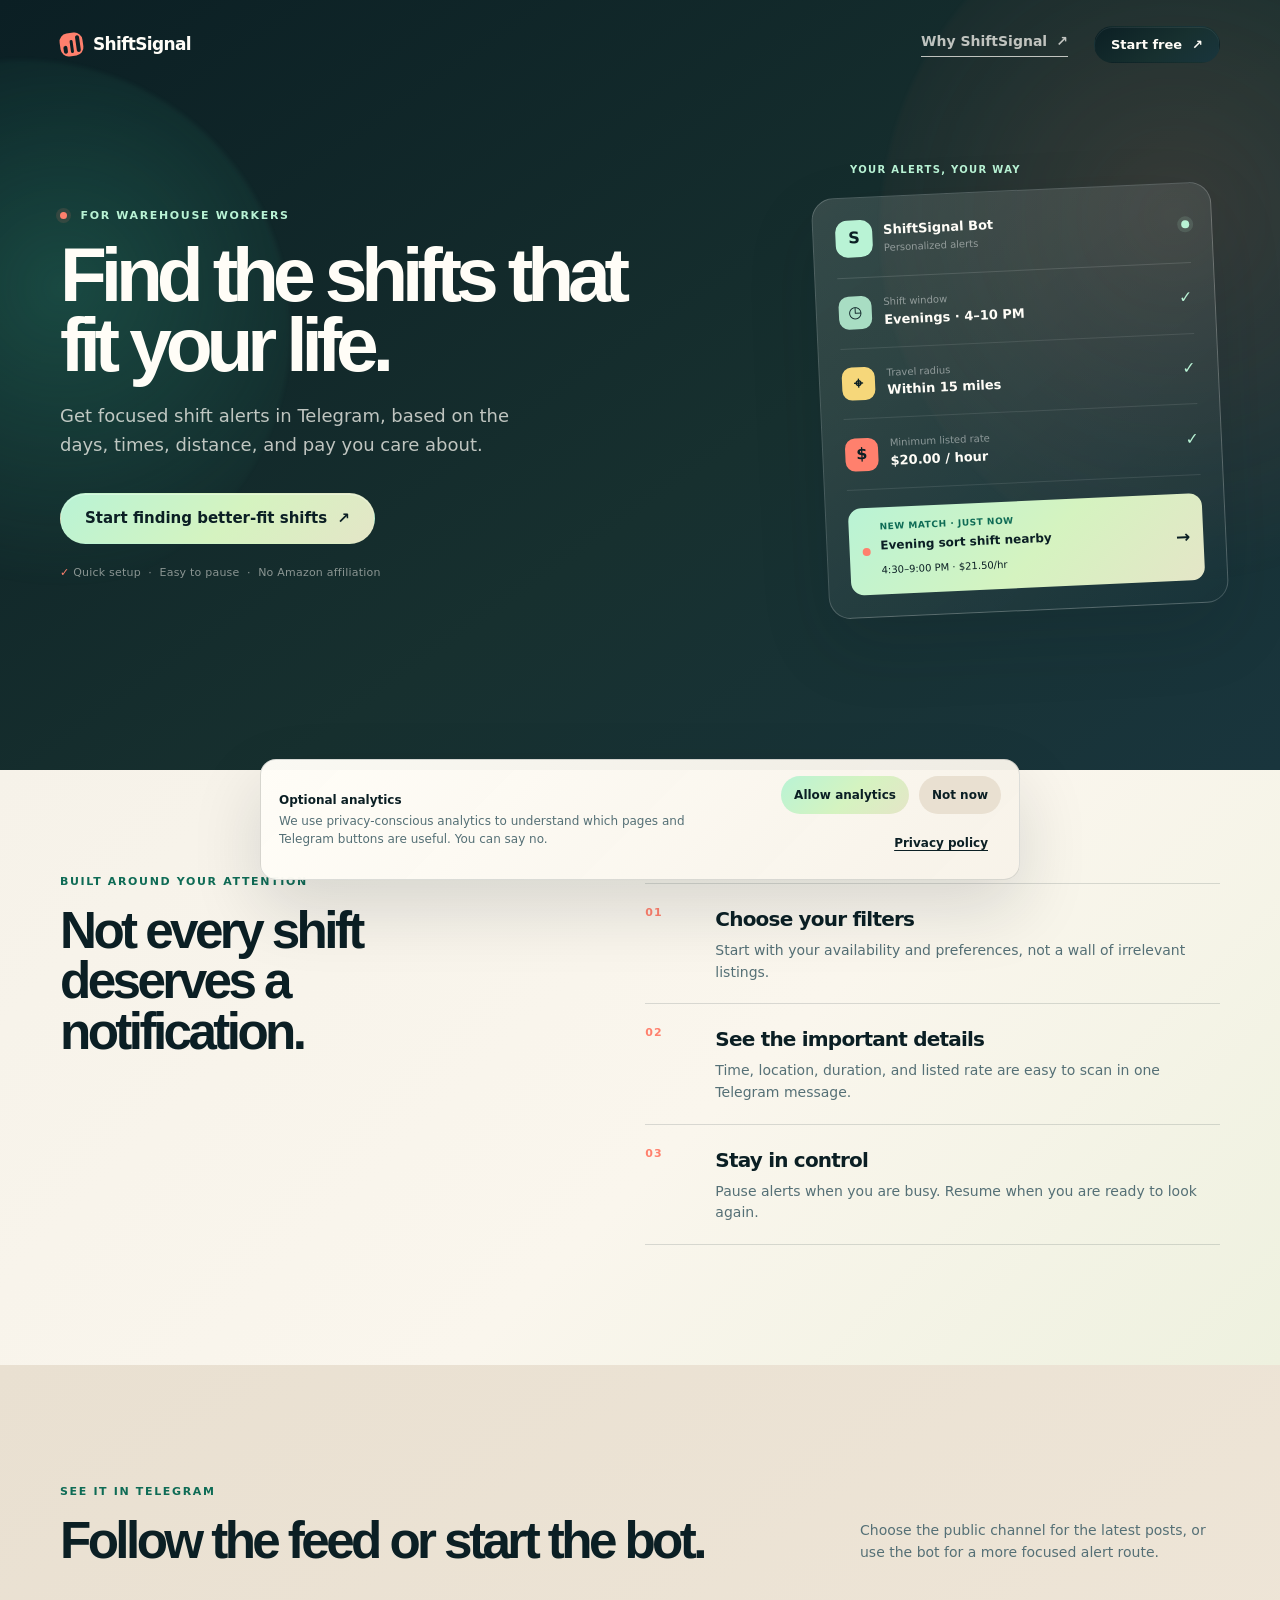
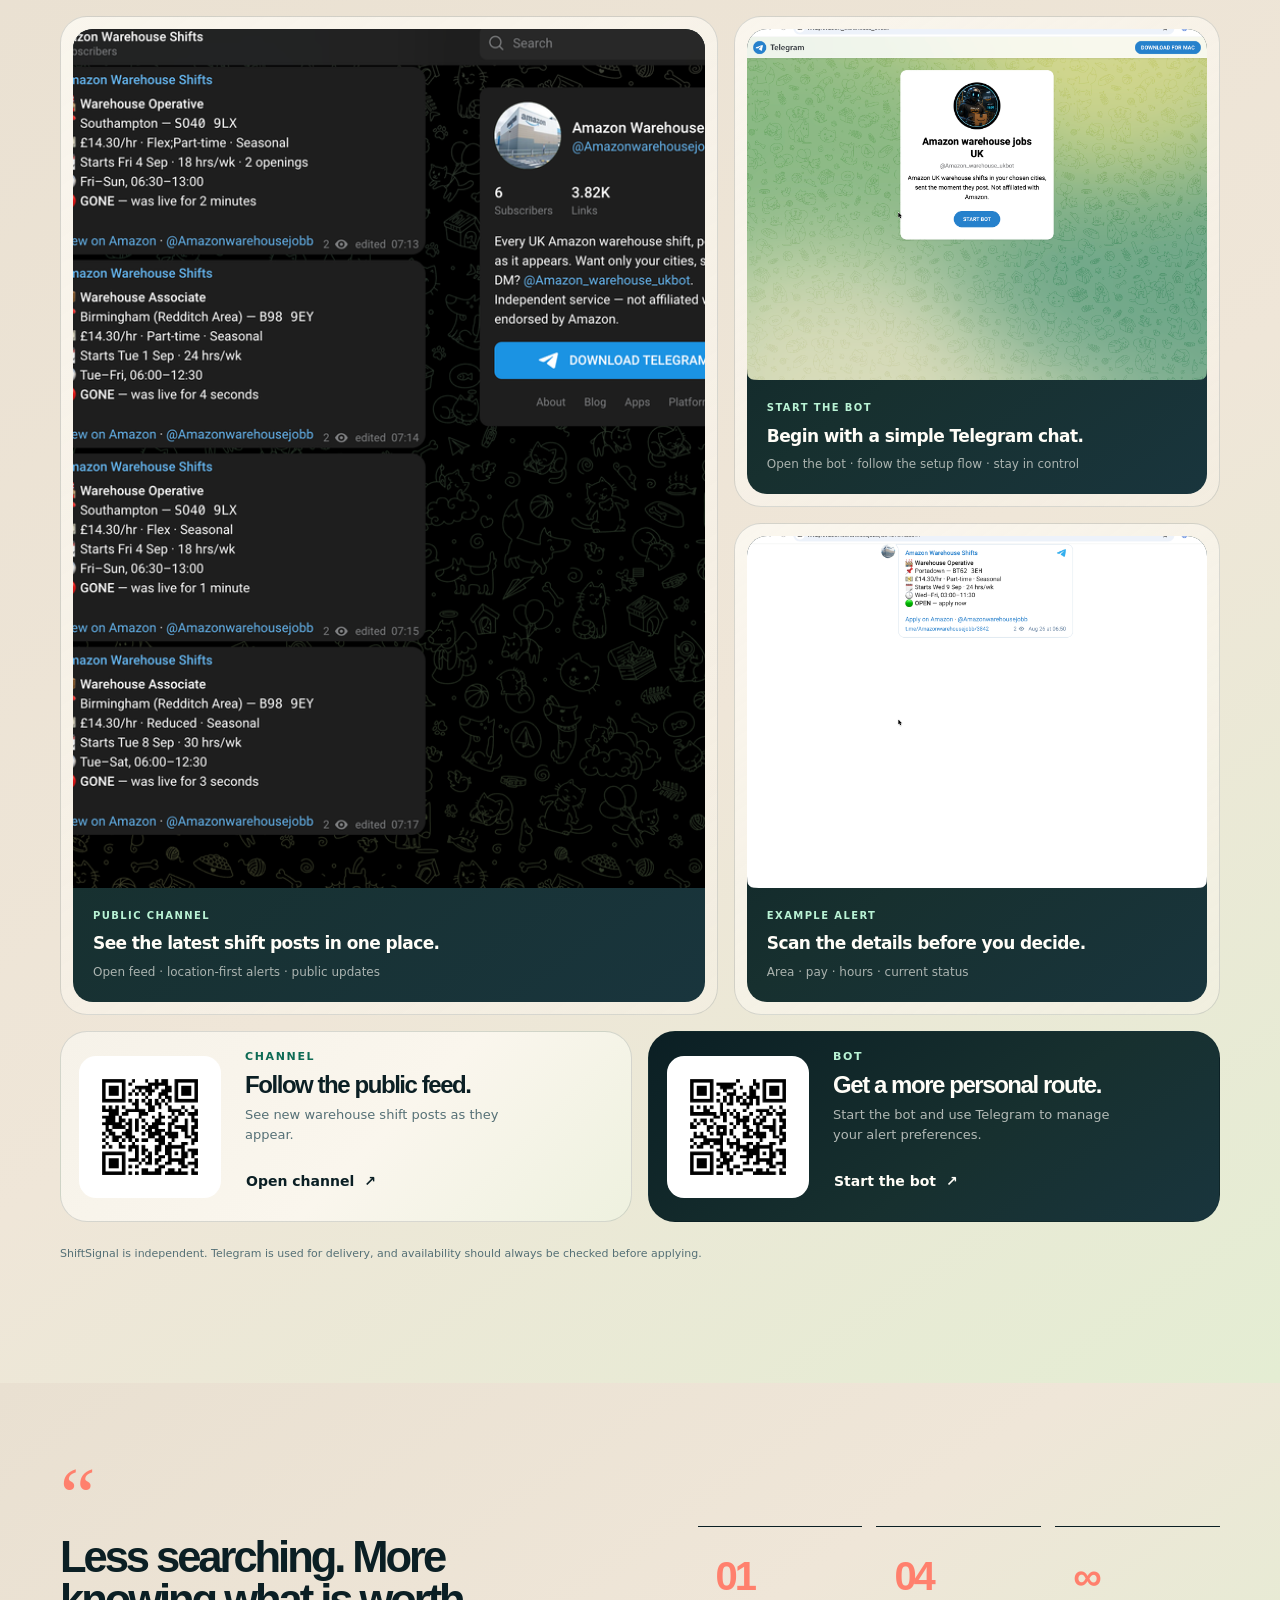
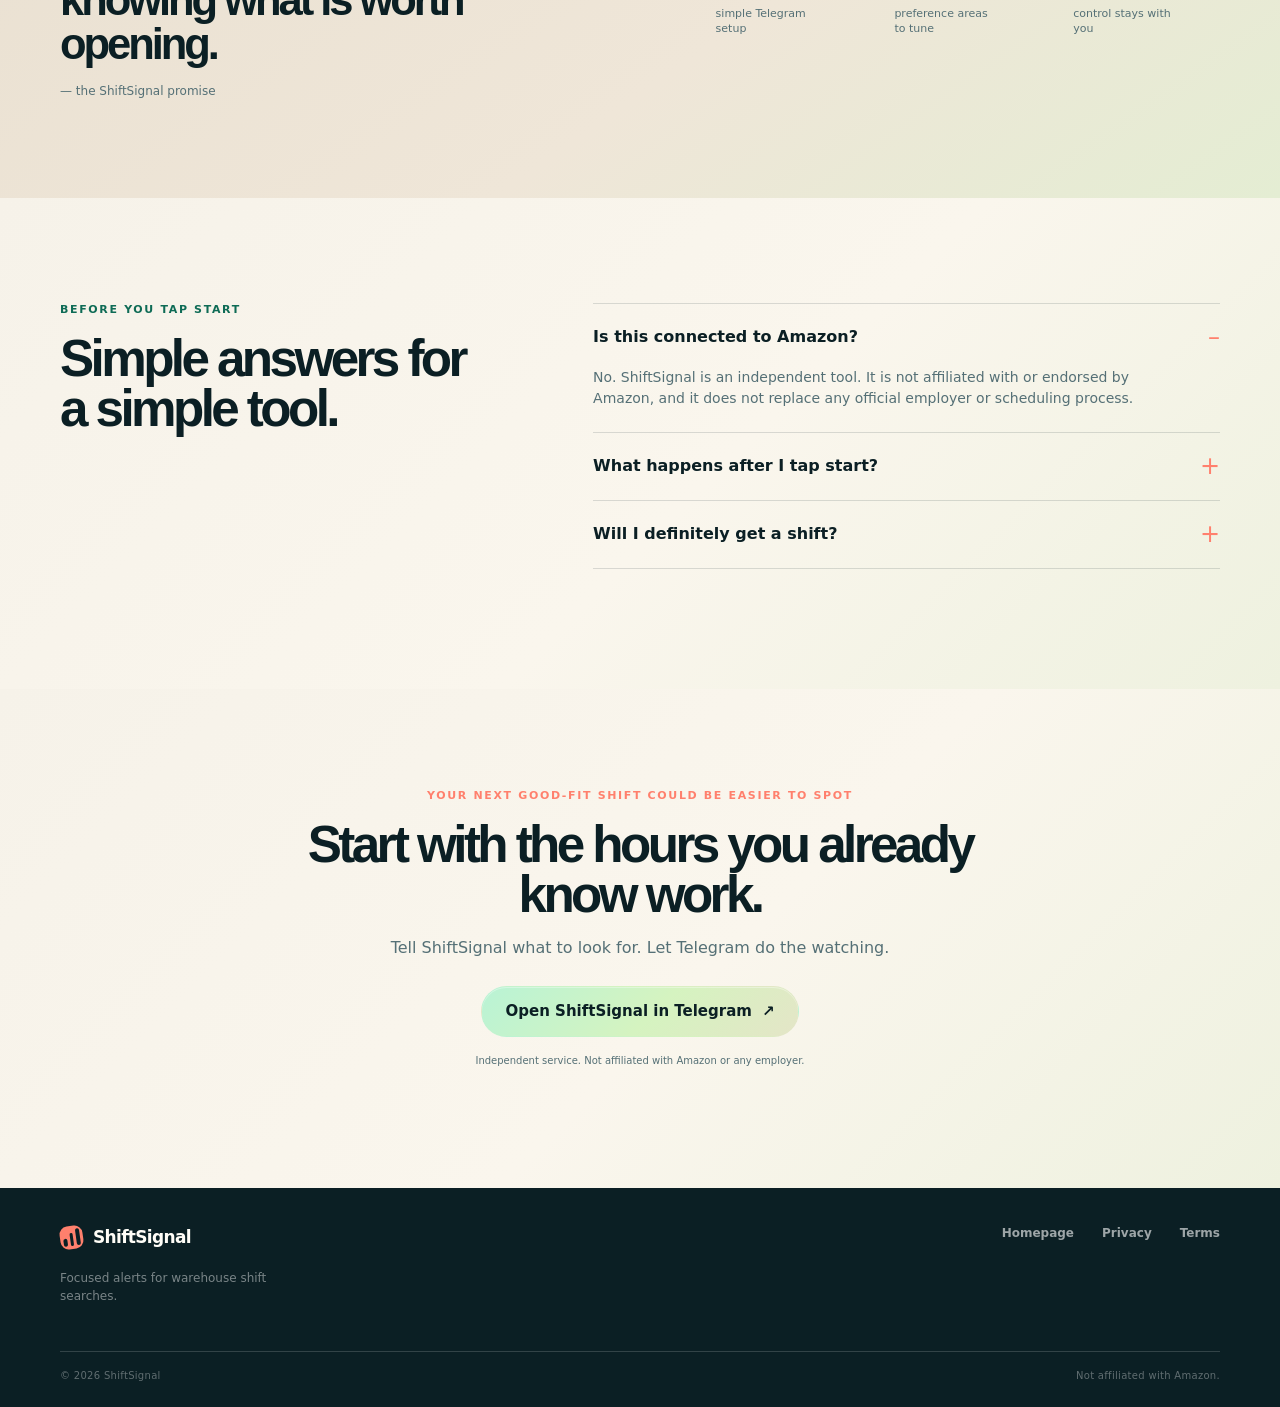
<file: landing.html>
<!doctype html>
<html lang="en">
<head>
  <meta charset="utf-8">
  <meta name="viewport" content="width=device-width, initial-scale=1">
  <meta name="robots" content="index, follow">
  <meta name="description" content="Find warehouse shifts that fit your schedule with focused Telegram alerts. Set your preferences, get the details, and decide faster.">
  <meta name="theme-color" content="#0b1f24">
  <meta property="og:title" content="Find warehouse shifts without the refresh marathon | ShiftSignal">
  <meta property="og:description" content="Focused Telegram alerts for warehouse workers who want the right shift, not every shift.">
  <meta property="og:type" content="website">
  <meta property="og:url" content="https://shiftsignal.co.uk/landing.html">
  <meta property="og:site_name" content="ShiftSignal">
  <meta property="og:image" content="https://shiftsignal.co.uk/assets/telegram-alert.png">
  <meta property="og:image:alt" content="Example ShiftSignal warehouse shift alert in Telegram">
  <meta name="twitter:card" content="summary_large_image">
  <meta name="twitter:title" content="Find warehouse shifts without the refresh marathon | ShiftSignal">
  <meta name="twitter:description" content="Focused Telegram alerts for warehouse workers who want the right shift, not every shift.">
  <meta name="twitter:image" content="https://shiftsignal.co.uk/assets/telegram-alert.png">
  <link rel="canonical" href="https://shiftsignal.co.uk/landing.html">
  <title>Find warehouse shifts faster | ShiftSignal</title>
  <link rel="icon" href="favicon.svg" type="image/svg+xml">
  <link rel="stylesheet" href="styles.css">
  <script>
    window.SHIFTSIGNAL_CONFIG = {
      googleTagId: 'AW-18413436878',
      googleAdsConversionId: 'AW-18413436878',
      googleAdsConversionLabel: 'bNHRCJL86egcEM7_msxE'
    };
    window.dataLayer = window.dataLayer || [];
    window.gtag = window.gtag || function gtag() {
      window.dataLayer.push(arguments);
    };
    window.gtag('consent', 'default', {
      ad_storage: 'denied',
      analytics_storage: 'denied',
      ad_user_data: 'denied',
      ad_personalization: 'denied',
      wait_for_update: 500
    });
    window.gtag('js', new Date());
    window.gtag('config', window.SHIFTSIGNAL_CONFIG.googleTagId, { anonymize_ip: true });
    window.__shiftsignalGoogleTagConfigured = true;
  </script>
  <script async src="https://www.googletagmanager.com/gtag/js?id=AW-18413436878"></script>
  <script type="application/ld+json">
  {
    "@context": "https://schema.org",
    "@type": "Service",
    "name": "ShiftSignal",
    "serviceType": "Telegram warehouse shift alerts",
    "description": "Focused Telegram alerts for warehouse workers searching for better-fit shifts.",
    "areaServed": {
      "@type": "Country",
      "name": "United Kingdom"
    },
    "provider": {
      "@type": "Organization",
      "name": "ShiftSignal"
    },
    "url": "https://shiftsignal.co.uk/landing.html"
  }
  </script>
</head>
<body class="landing-page">
  <a class="skip-link" href="#main-content">Skip to content</a>
  <header class="site-header landing-header">
    <div class="container nav-wrap">
      <a class="brand" href="index.html" aria-label="ShiftSignal home"><span class="brand-mark" aria-hidden="true"><span></span><span></span><span></span></span><span>ShiftSignal</span></a>
      <nav class="site-nav site-nav-always" aria-label="Campaign navigation"><a class="text-link text-link-light" href="index.html">Why ShiftSignal <span aria-hidden="true">↗</span></a><a class="button button-small button-dark" data-cta="landing-nav-telegram" href="https://t.me/Amazon_warehouse_ukbot">Start free <span aria-hidden="true">↗</span></a></nav>
    </div>
  </header>

  <main id="main-content">
    <section class="landing-hero section-dark">
      <div class="hero-glow hero-glow-one" aria-hidden="true"></div><div class="hero-glow hero-glow-two" aria-hidden="true"></div>
      <div class="container landing-hero-grid">
        <div class="landing-copy"><p class="eyebrow eyebrow-light"><span class="eyebrow-dot"></span> For warehouse workers</p><h1>Find the shifts that fit your life.</h1><p class="hero-lede">Get focused shift alerts in Telegram, based on the days, times, distance, and pay you care about.</p><a class="button button-primary button-large" data-cta="landing-hero-telegram" href="https://t.me/Amazon_warehouse_ukbot">Start finding better-fit shifts <span aria-hidden="true">↗</span></a><p class="microcopy microcopy-light"><span aria-hidden="true">✓</span> Quick setup &nbsp;·&nbsp; Easy to pause &nbsp;·&nbsp; No Amazon affiliation</p></div>
        <div class="landing-card-wrap">
          <div class="landing-card-label">YOUR ALERTS, YOUR WAY</div>
          <div class="landing-card">
            <div class="landing-card-top"><div class="telegram-avatar">S</div><div><strong>ShiftSignal Bot</strong><small>Personalized alerts</small></div><span class="online-dot"></span></div>
            <div class="preference-row"><span class="pref-icon">◷</span><div><small>Shift window</small><strong>Evenings · 4–10 PM</strong></div><span class="pref-check">✓</span></div>
            <div class="preference-row"><span class="pref-icon">⌖</span><div><small>Travel radius</small><strong>Within 15 miles</strong></div><span class="pref-check">✓</span></div>
            <div class="preference-row"><span class="pref-icon">$</span><div><small>Minimum listed rate</small><strong>$20.00 / hour</strong></div><span class="pref-check">✓</span></div>
            <div class="landing-alert"><div class="alert-dot"></div><div><small>NEW MATCH · JUST NOW</small><strong>Evening sort shift nearby</strong><span>4:30–9:00 PM · $21.50/hr</span></div><span class="alert-arrow">→</span></div>
          </div>
        </div>
      </div>
    </section>

    <section class="landing-benefits section section-cream"><div class="container landing-benefit-grid"><div><p class="eyebrow">Built around your attention</p><h2>Not every shift deserves a notification.</h2></div><div class="benefit-list"><div class="benefit-item"><span>01</span><div><h3>Choose your filters</h3><p>Start with your availability and preferences, not a wall of irrelevant listings.</p></div></div><div class="benefit-item"><span>02</span><div><h3>See the important details</h3><p>Time, location, duration, and listed rate are easy to scan in one Telegram message.</p></div></div><div class="benefit-item"><span>03</span><div><h3>Stay in control</h3><p>Pause alerts when you are busy. Resume when you are ready to look again.</p></div></div></div></div></section>

    <section class="telegram-showcase section section-sand" id="telegram">
      <div class="container">
        <div class="section-head telegram-section-head"><div><p class="eyebrow">See it in Telegram</p><h2>Follow the feed or start the bot.</h2></div><p>Choose the public channel for the latest posts, or use the bot for a more focused alert route.</p></div>
        <div class="telegram-grid">
          <article class="telegram-card telegram-card-featured"><figure class="telegram-shot"><img src="assets/telegram-channel.png" alt="Telegram channel feed showing UK warehouse shift alerts" width="1568" height="842" loading="lazy" decoding="async"><figcaption><span class="telegram-label">PUBLIC CHANNEL</span><strong>See the latest shift posts in one place.</strong><span>Open feed · location-first alerts · public updates</span></figcaption></figure></article>
          <article class="telegram-card"><figure class="telegram-shot"><img src="assets/telegram-bot.png" alt="Telegram bot start screen for UK warehouse shift alerts" width="1568" height="1195" loading="lazy" decoding="async"><figcaption><span class="telegram-label">START THE BOT</span><strong>Begin with a simple Telegram chat.</strong><span>Open the bot · follow the setup flow · stay in control</span></figcaption></figure></article>
          <article class="telegram-card"><figure class="telegram-shot"><img src="assets/telegram-alert.png" alt="Telegram alert showing a Portadown warehouse shift with pay and schedule details" width="1568" height="1197" loading="lazy" decoding="async"><figcaption><span class="telegram-label">EXAMPLE ALERT</span><strong>Scan the details before you decide.</strong><span>Area · pay · hours · current status</span></figcaption></figure></article>
        </div>
        <div class="telegram-join-grid"><article class="qr-card"><a class="qr-art" data-cta="landing-channel-qr" href="https://t.me/Amazonwarehousejobb" target="_blank" rel="noopener" aria-label="Open the ShiftSignal Telegram channel"><img src="assets/qr-channel.png" alt="QR code to open the ShiftSignal Telegram channel" width="518" height="518" loading="lazy" decoding="async"></a><div class="qr-copy"><div class="eyebrow">Channel</div><h3>Follow the public feed.</h3><p>See new warehouse shift posts as they appear.</p><a class="button button-secondary" data-cta="landing-channel-link" href="https://t.me/Amazonwarehousejobb" target="_blank" rel="noopener">Open channel <span aria-hidden="true">↗</span></a></div></article><article class="qr-card qr-card-accent"><a class="qr-art" data-cta="landing-bot-qr" href="https://t.me/Amazon_warehouse_ukbot" target="_blank" rel="noopener" aria-label="Open the ShiftSignal Telegram bot"><img src="assets/qr-bot.png" alt="QR code to open the ShiftSignal Telegram bot" width="518" height="518" loading="lazy" decoding="async"></a><div class="qr-copy"><div class="eyebrow">Bot</div><h3>Get a more personal route.</h3><p>Start the bot and use Telegram to manage your alert preferences.</p><a class="button button-secondary" data-cta="landing-bot-link" href="https://t.me/Amazon_warehouse_ukbot" target="_blank" rel="noopener">Start the bot <span aria-hidden="true">↗</span></a></div></article></div>
        <p class="telegram-disclaimer">ShiftSignal is independent. Telegram is used for delivery, and availability should always be checked before applying.</p>
      </div>
    </section>

    <section class="section section-sand campaign-proof"><div class="container proof-grid"><div class="proof-quote"><span class="quote-mark">“</span><blockquote>Less searching. More knowing what is worth opening.</blockquote><p>— the ShiftSignal promise</p></div><div class="proof-stats"><div><strong>01</strong><span>simple Telegram setup</span></div><div><strong>04</strong><span>preference areas to tune</span></div><div><strong>∞</strong><span>control stays with you</span></div></div></div></section>

    <section class="section section-cream landing-faq"><div class="container landing-faq-grid"><div><p class="eyebrow">Before you tap start</p><h2>Simple answers for a simple tool.</h2></div><div class="faq-list"><details open><summary>Is this connected to Amazon?</summary><p>No. ShiftSignal is an independent tool. It is not affiliated with or endorsed by Amazon, and it does not replace any official employer or scheduling process.</p></details><details><summary>What happens after I tap start?</summary><p>Telegram opens a chat with the bot. The setup flow should ask for the preferences needed to send more relevant alerts.</p></details><details><summary>Will I definitely get a shift?</summary><p>No. Alerts are not guarantees. Shift availability can change, and any application or booking happens through the applicable official flow.</p></details></div></div></section>

    <section class="section landing-final-cta"><div class="container landing-final-panel"><p class="eyebrow">Your next good-fit shift could be easier to spot</p><h2>Start with the hours you already know work.</h2><p>Tell ShiftSignal what to look for. Let Telegram do the watching.</p><a class="button button-primary button-large" data-cta="landing-final-telegram" href="https://t.me/Amazon_warehouse_ukbot">Open ShiftSignal in Telegram <span aria-hidden="true">↗</span></a><small>Independent service. Not affiliated with Amazon or any employer.</small></div></section>
  </main>

  <footer class="site-footer"><div class="container footer-top"><div><a class="brand brand-footer" href="index.html"><span class="brand-mark" aria-hidden="true"><span></span><span></span><span></span></span><span>ShiftSignal</span></a><p class="footer-note">Focused alerts for warehouse shift searches.</p></div><div class="footer-links"><a href="index.html">Homepage</a><a href="privacy.html">Privacy</a><a href="terms.html">Terms</a></div></div><div class="container footer-bottom"><span>© 2026 ShiftSignal</span><span>Not affiliated with Amazon.</span></div></footer>
  <script src="script.js" defer></script>
</body>
</html>
</file>
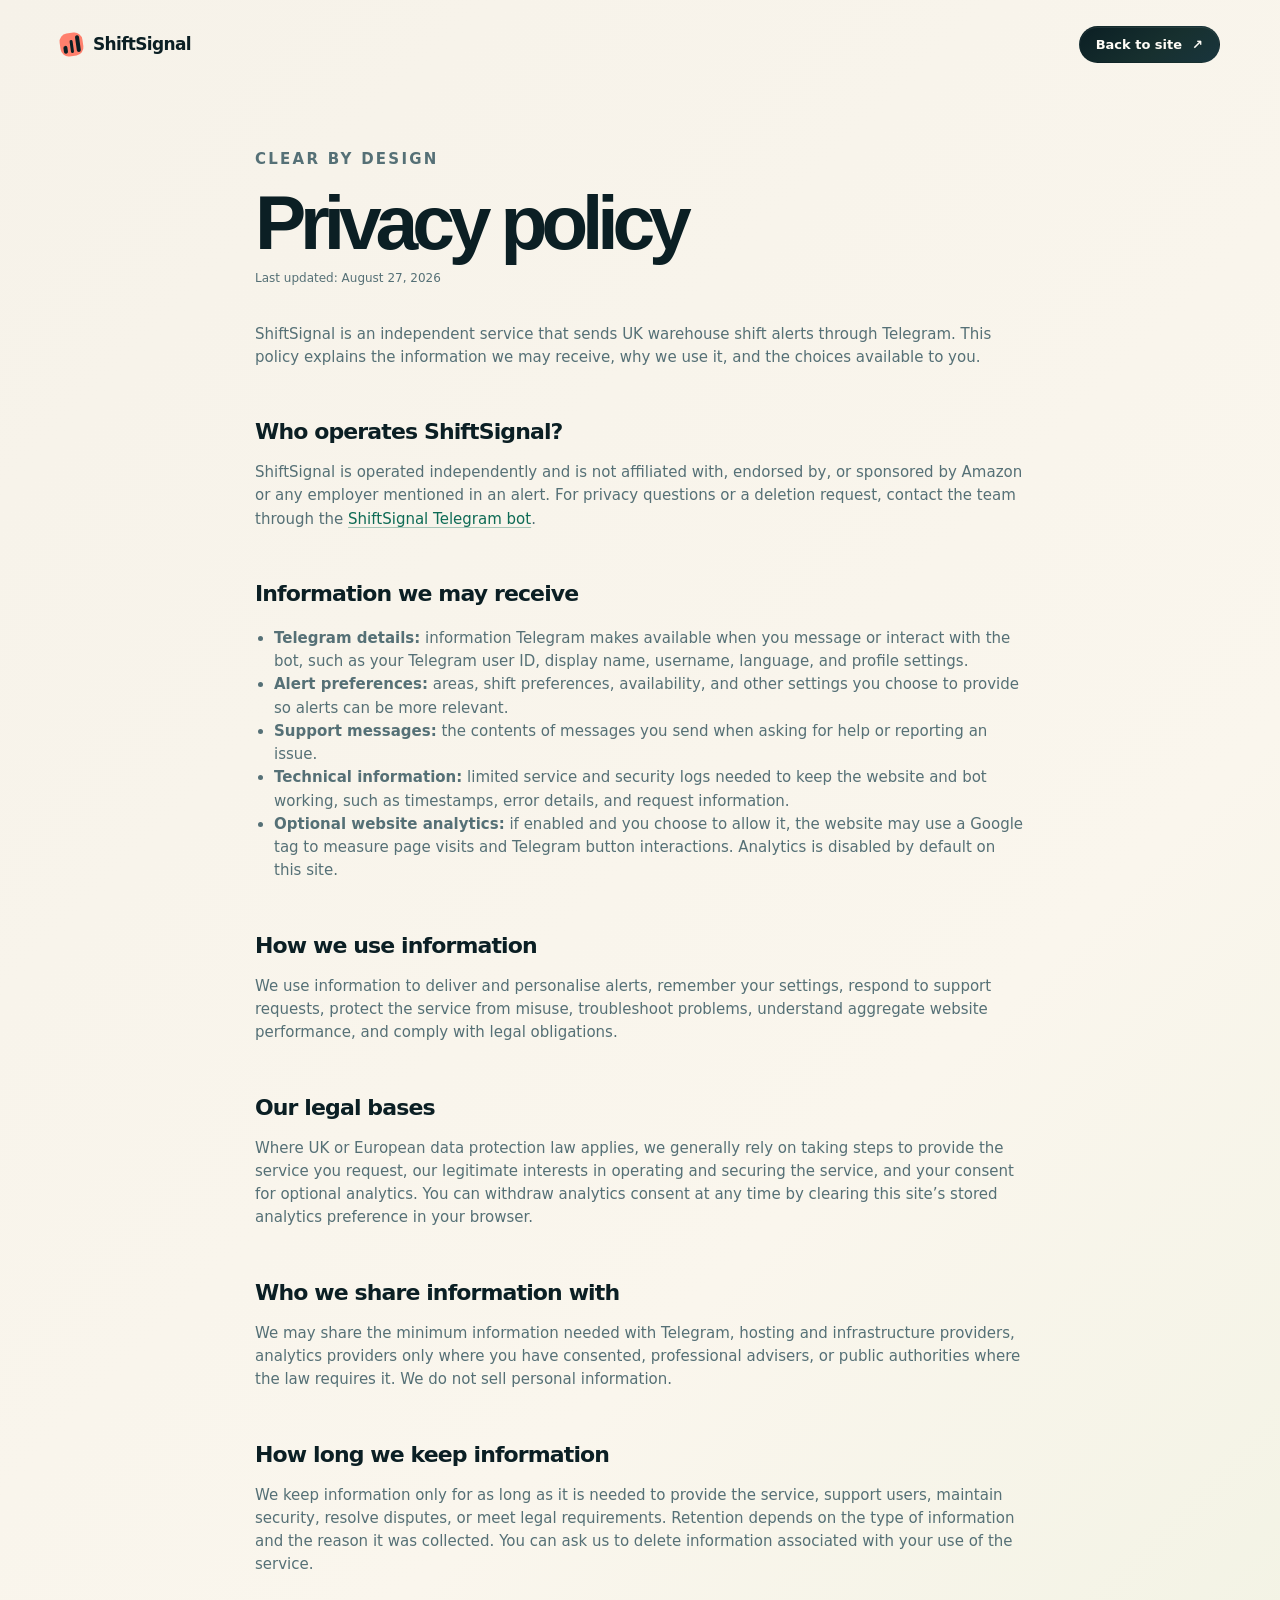
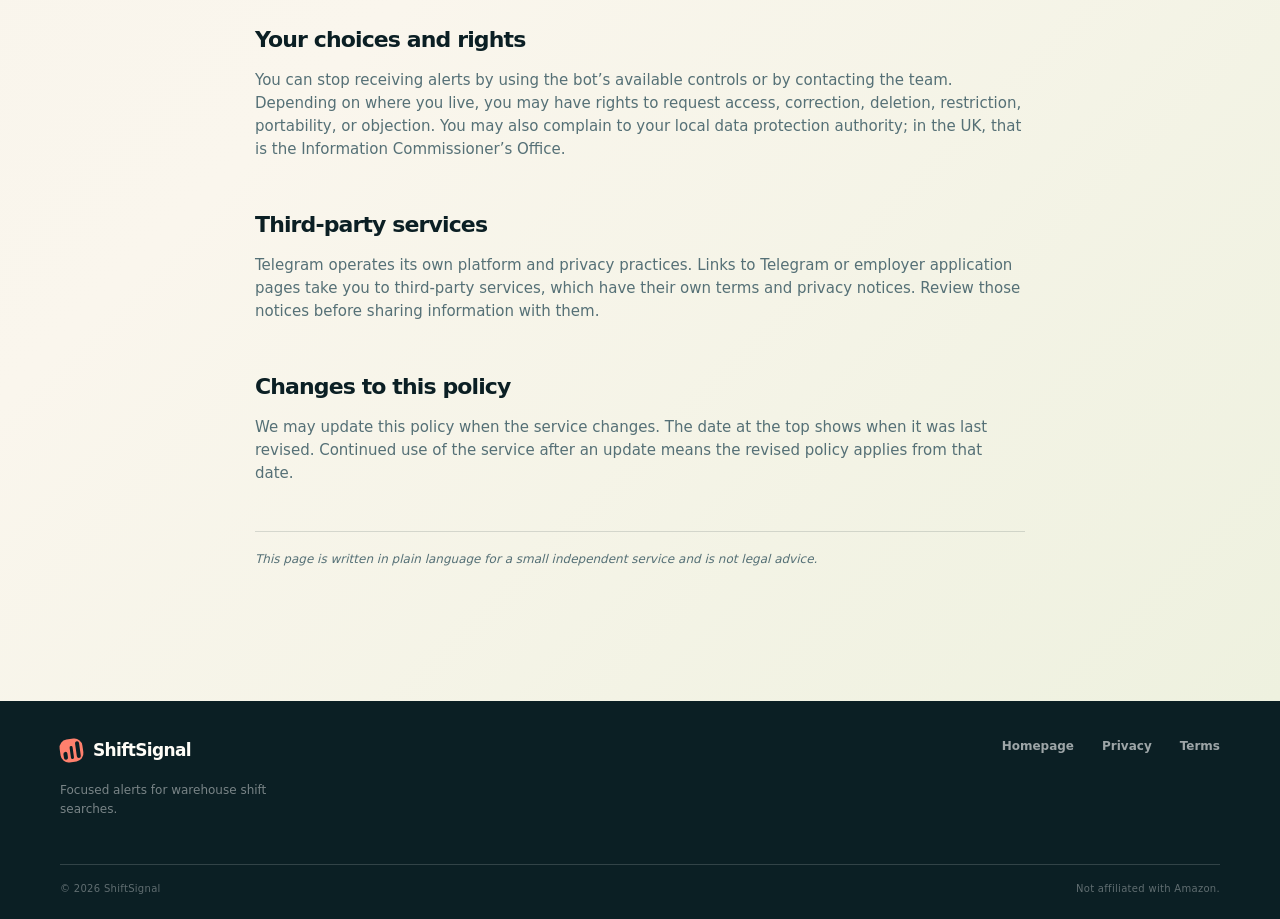
<file: privacy.html>
<!doctype html>
<html lang="en-GB">
<head>
  <meta charset="utf-8">
  <meta name="viewport" content="width=device-width, initial-scale=1">
  <meta name="robots" content="index, follow">
  <meta name="description" content="Read how ShiftSignal handles Telegram account information, alert preferences, support messages, and optional analytics.">
  <meta property="og:title" content="Privacy policy | ShiftSignal">
  <meta property="og:description" content="How ShiftSignal handles information used to deliver independent Telegram warehouse shift alerts.">
  <meta property="og:type" content="website">
  <meta property="og:url" content="https://shiftsignal.co.uk/privacy.html">
  <meta property="og:site_name" content="ShiftSignal">
  <meta name="twitter:card" content="summary">
  <link rel="canonical" href="https://shiftsignal.co.uk/privacy.html">
  <link rel="icon" href="favicon.svg" type="image/svg+xml">
  <link rel="stylesheet" href="styles.css">
  <title>Privacy policy | ShiftSignal</title>
  <script>
    window.SHIFTSIGNAL_CONFIG = {
      googleTagId: 'AW-18413436878',
      googleAdsConversionId: 'AW-18413436878',
      googleAdsConversionLabel: 'bNHRCJL86egcEM7_msxE'
    };
    window.dataLayer = window.dataLayer || [];
    window.gtag = window.gtag || function gtag() {
      window.dataLayer.push(arguments);
    };
    window.gtag('consent', 'default', {
      ad_storage: 'denied',
      analytics_storage: 'denied',
      ad_user_data: 'denied',
      ad_personalization: 'denied',
      wait_for_update: 500
    });
    window.gtag('js', new Date());
    window.gtag('config', window.SHIFTSIGNAL_CONFIG.googleTagId, { anonymize_ip: true });
    window.__shiftsignalGoogleTagConfigured = true;
  </script>
  <script async src="https://www.googletagmanager.com/gtag/js?id=AW-18413436878"></script>
</head>
<body>
  <a class="skip-link" href="#main-content">Skip to content</a>
  <header class="site-header">
    <div class="container nav-wrap">
      <a class="brand" href="index.html" aria-label="ShiftSignal home"><span class="brand-mark" aria-hidden="true"><span></span><span></span><span></span></span><span>ShiftSignal</span></a>
      <a class="button button-small button-dark" href="index.html">Back to site <span aria-hidden="true">↗</span></a>
    </div>
  </header>

  <main id="main-content" class="legal-page section section-cream">
    <div class="container legal-copy">
      <p class="eyebrow">Clear by design</p>
      <h1>Privacy policy</h1>
      <p class="legal-date">Last updated: August 27, 2026</p>
      <p>ShiftSignal is an independent service that sends UK warehouse shift alerts through Telegram. This policy explains the information we may receive, why we use it, and the choices available to you.</p>

      <h2>Who operates ShiftSignal?</h2>
      <p>ShiftSignal is operated independently and is not affiliated with, endorsed by, or sponsored by Amazon or any employer mentioned in an alert. For privacy questions or a deletion request, contact the team through the <a href="https://t.me/Amazon_warehouse_ukbot" target="_blank" rel="noopener">ShiftSignal Telegram bot</a>.</p>

      <h2>Information we may receive</h2>
      <ul>
        <li><strong>Telegram details:</strong> information Telegram makes available when you message or interact with the bot, such as your Telegram user ID, display name, username, language, and profile settings.</li>
        <li><strong>Alert preferences:</strong> areas, shift preferences, availability, and other settings you choose to provide so alerts can be more relevant.</li>
        <li><strong>Support messages:</strong> the contents of messages you send when asking for help or reporting an issue.</li>
        <li><strong>Technical information:</strong> limited service and security logs needed to keep the website and bot working, such as timestamps, error details, and request information.</li>
        <li><strong>Optional website analytics:</strong> if enabled and you choose to allow it, the website may use a Google tag to measure page visits and Telegram button interactions. Analytics is disabled by default on this site.</li>
      </ul>

      <h2>How we use information</h2>
      <p>We use information to deliver and personalise alerts, remember your settings, respond to support requests, protect the service from misuse, troubleshoot problems, understand aggregate website performance, and comply with legal obligations.</p>

      <h2>Our legal bases</h2>
      <p>Where UK or European data protection law applies, we generally rely on taking steps to provide the service you request, our legitimate interests in operating and securing the service, and your consent for optional analytics. You can withdraw analytics consent at any time by clearing this site’s stored analytics preference in your browser.</p>

      <h2>Who we share information with</h2>
      <p>We may share the minimum information needed with Telegram, hosting and infrastructure providers, analytics providers only where you have consented, professional advisers, or public authorities where the law requires it. We do not sell personal information.</p>

      <h2>How long we keep information</h2>
      <p>We keep information only for as long as it is needed to provide the service, support users, maintain security, resolve disputes, or meet legal requirements. Retention depends on the type of information and the reason it was collected. You can ask us to delete information associated with your use of the service.</p>

      <h2>Your choices and rights</h2>
      <p>You can stop receiving alerts by using the bot’s available controls or by contacting the team. Depending on where you live, you may have rights to request access, correction, deletion, restriction, portability, or objection. You may also complain to your local data protection authority; in the UK, that is the Information Commissioner’s Office.</p>

      <h2>Third-party services</h2>
      <p>Telegram operates its own platform and privacy practices. Links to Telegram or employer application pages take you to third-party services, which have their own terms and privacy notices. Review those notices before sharing information with them.</p>

      <h2>Changes to this policy</h2>
      <p>We may update this policy when the service changes. The date at the top shows when it was last revised. Continued use of the service after an update means the revised policy applies from that date.</p>

      <p class="legal-note">This page is written in plain language for a small independent service and is not legal advice.</p>
    </div>
  </main>

  <footer class="site-footer">
    <div class="container footer-top">
      <div><a class="brand brand-footer" href="index.html"><span class="brand-mark" aria-hidden="true"><span></span><span></span><span></span></span><span>ShiftSignal</span></a><p class="footer-note">Focused alerts for warehouse shift searches.</p></div>
      <div class="footer-links"><a href="index.html">Homepage</a><a href="privacy.html" aria-current="page">Privacy</a><a href="terms.html">Terms</a></div>
    </div>
    <div class="container footer-bottom"><span>© 2026 ShiftSignal</span><span>Not affiliated with Amazon.</span></div>
  </footer>
</body>
</html>
</file>
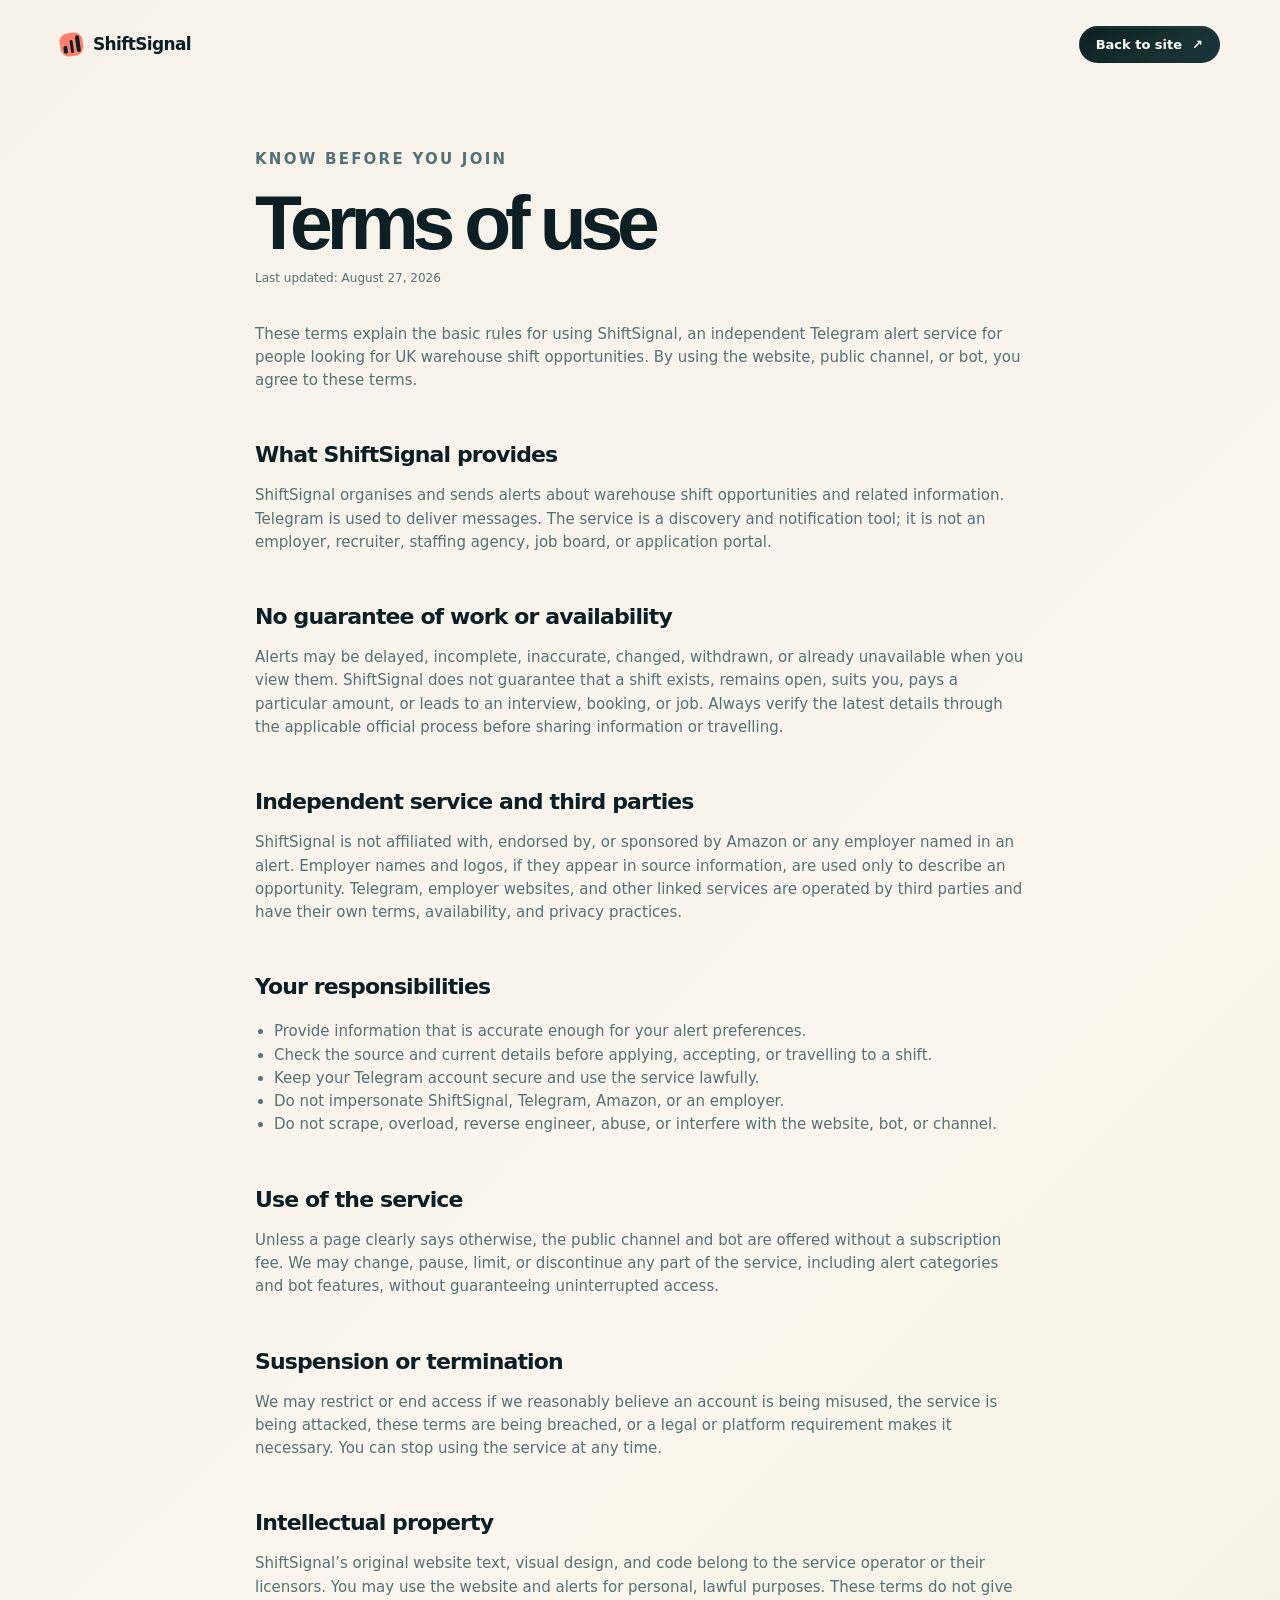
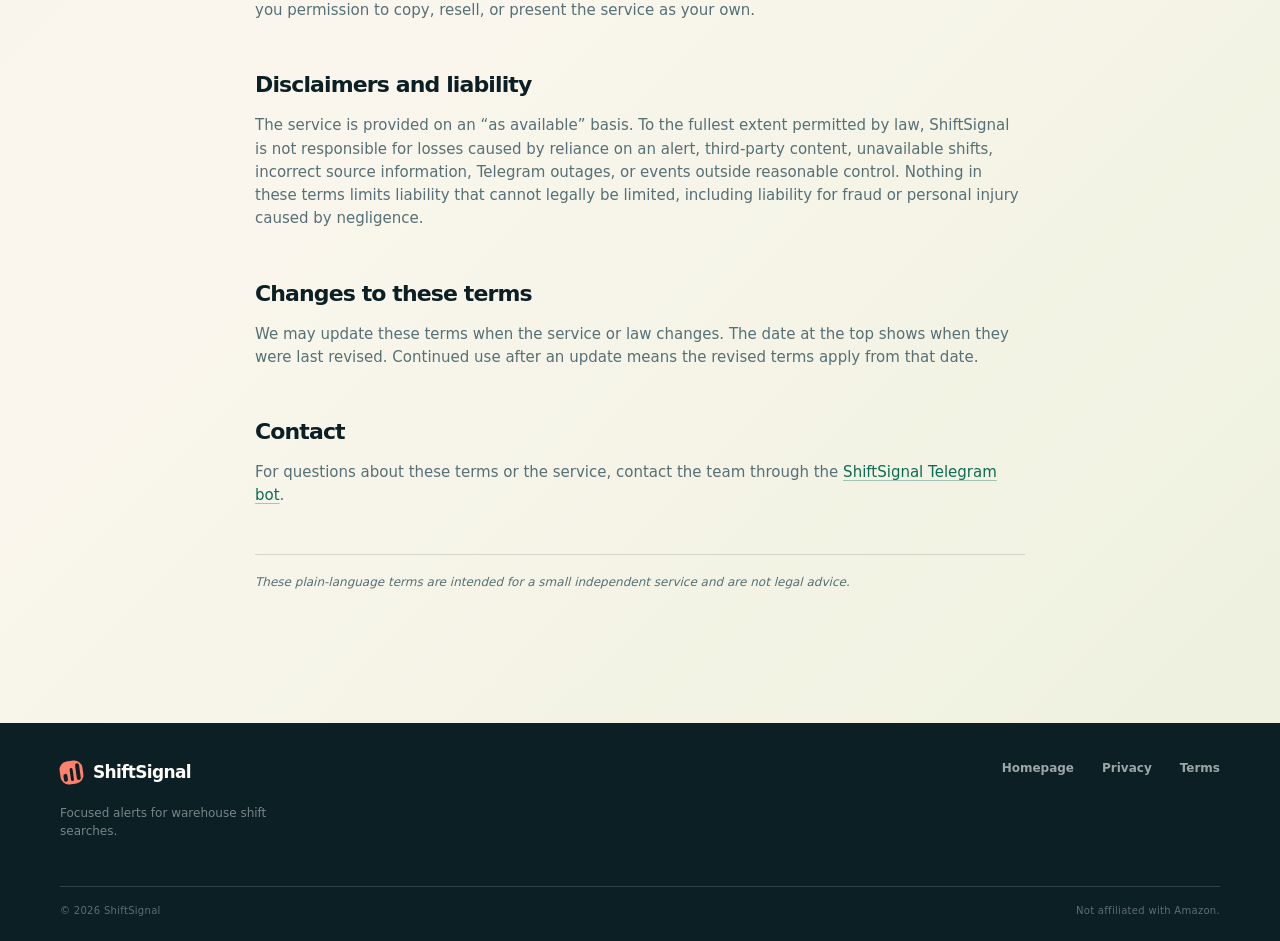
<file: terms.html>
<!doctype html>
<html lang="en-GB">
<head>
  <meta charset="utf-8">
  <meta name="viewport" content="width=device-width, initial-scale=1">
  <meta name="robots" content="index, follow">
  <meta name="description" content="Read the terms for using ShiftSignal’s independent Telegram warehouse shift alert service.">
  <meta property="og:title" content="Terms of use | ShiftSignal">
  <meta property="og:description" content="The rules and expectations for using ShiftSignal’s independent Telegram warehouse shift alerts.">
  <meta property="og:type" content="website">
  <meta property="og:url" content="https://shiftsignal.co.uk/terms.html">
  <meta property="og:site_name" content="ShiftSignal">
  <meta name="twitter:card" content="summary">
  <link rel="canonical" href="https://shiftsignal.co.uk/terms.html">
  <link rel="icon" href="favicon.svg" type="image/svg+xml">
  <link rel="stylesheet" href="styles.css">
  <title>Terms of use | ShiftSignal</title>
  <script>
    window.SHIFTSIGNAL_CONFIG = {
      googleTagId: 'AW-18413436878',
      googleAdsConversionId: 'AW-18413436878',
      googleAdsConversionLabel: 'bNHRCJL86egcEM7_msxE'
    };
    window.dataLayer = window.dataLayer || [];
    window.gtag = window.gtag || function gtag() {
      window.dataLayer.push(arguments);
    };
    window.gtag('consent', 'default', {
      ad_storage: 'denied',
      analytics_storage: 'denied',
      ad_user_data: 'denied',
      ad_personalization: 'denied',
      wait_for_update: 500
    });
    window.gtag('js', new Date());
    window.gtag('config', window.SHIFTSIGNAL_CONFIG.googleTagId, { anonymize_ip: true });
    window.__shiftsignalGoogleTagConfigured = true;
  </script>
  <script async src="https://www.googletagmanager.com/gtag/js?id=AW-18413436878"></script>
</head>
<body>
  <a class="skip-link" href="#main-content">Skip to content</a>
  <header class="site-header">
    <div class="container nav-wrap">
      <a class="brand" href="index.html" aria-label="ShiftSignal home"><span class="brand-mark" aria-hidden="true"><span></span><span></span><span></span></span><span>ShiftSignal</span></a>
      <a class="button button-small button-dark" href="index.html">Back to site <span aria-hidden="true">↗</span></a>
    </div>
  </header>

  <main id="main-content" class="legal-page section section-cream">
    <div class="container legal-copy">
      <p class="eyebrow">Know before you join</p>
      <h1>Terms of use</h1>
      <p class="legal-date">Last updated: August 27, 2026</p>
      <p>These terms explain the basic rules for using ShiftSignal, an independent Telegram alert service for people looking for UK warehouse shift opportunities. By using the website, public channel, or bot, you agree to these terms.</p>

      <h2>What ShiftSignal provides</h2>
      <p>ShiftSignal organises and sends alerts about warehouse shift opportunities and related information. Telegram is used to deliver messages. The service is a discovery and notification tool; it is not an employer, recruiter, staffing agency, job board, or application portal.</p>

      <h2>No guarantee of work or availability</h2>
      <p>Alerts may be delayed, incomplete, inaccurate, changed, withdrawn, or already unavailable when you view them. ShiftSignal does not guarantee that a shift exists, remains open, suits you, pays a particular amount, or leads to an interview, booking, or job. Always verify the latest details through the applicable official process before sharing information or travelling.</p>

      <h2>Independent service and third parties</h2>
      <p>ShiftSignal is not affiliated with, endorsed by, or sponsored by Amazon or any employer named in an alert. Employer names and logos, if they appear in source information, are used only to describe an opportunity. Telegram, employer websites, and other linked services are operated by third parties and have their own terms, availability, and privacy practices.</p>

      <h2>Your responsibilities</h2>
      <ul>
        <li>Provide information that is accurate enough for your alert preferences.</li>
        <li>Check the source and current details before applying, accepting, or travelling to a shift.</li>
        <li>Keep your Telegram account secure and use the service lawfully.</li>
        <li>Do not impersonate ShiftSignal, Telegram, Amazon, or an employer.</li>
        <li>Do not scrape, overload, reverse engineer, abuse, or interfere with the website, bot, or channel.</li>
      </ul>

      <h2>Use of the service</h2>
      <p>Unless a page clearly says otherwise, the public channel and bot are offered without a subscription fee. We may change, pause, limit, or discontinue any part of the service, including alert categories and bot features, without guaranteeing uninterrupted access.</p>

      <h2>Suspension or termination</h2>
      <p>We may restrict or end access if we reasonably believe an account is being misused, the service is being attacked, these terms are being breached, or a legal or platform requirement makes it necessary. You can stop using the service at any time.</p>

      <h2>Intellectual property</h2>
      <p>ShiftSignal’s original website text, visual design, and code belong to the service operator or their licensors. You may use the website and alerts for personal, lawful purposes. These terms do not give you permission to copy, resell, or present the service as your own.</p>

      <h2>Disclaimers and liability</h2>
      <p>The service is provided on an “as available” basis. To the fullest extent permitted by law, ShiftSignal is not responsible for losses caused by reliance on an alert, third-party content, unavailable shifts, incorrect source information, Telegram outages, or events outside reasonable control. Nothing in these terms limits liability that cannot legally be limited, including liability for fraud or personal injury caused by negligence.</p>

      <h2>Changes to these terms</h2>
      <p>We may update these terms when the service or law changes. The date at the top shows when they were last revised. Continued use after an update means the revised terms apply from that date.</p>

      <h2>Contact</h2>
      <p>For questions about these terms or the service, contact the team through the <a href="https://t.me/Amazon_warehouse_ukbot" target="_blank" rel="noopener">ShiftSignal Telegram bot</a>.</p>

      <p class="legal-note">These plain-language terms are intended for a small independent service and are not legal advice.</p>
    </div>
  </main>

  <footer class="site-footer">
    <div class="container footer-top">
      <div><a class="brand brand-footer" href="index.html"><span class="brand-mark" aria-hidden="true"><span></span><span></span><span></span></span><span>ShiftSignal</span></a><p class="footer-note">Focused alerts for warehouse shift searches.</p></div>
      <div class="footer-links"><a href="index.html">Homepage</a><a href="privacy.html">Privacy</a><a href="terms.html" aria-current="page">Terms</a></div>
    </div>
    <div class="container footer-bottom"><span>© 2026 ShiftSignal</span><span>Not affiliated with Amazon.</span></div>
  </footer>
</body>
</html>
</file>
<file: styles.css>
:root {
  --ink: #0b1f24;
  --ink-soft: #17353a;
  --ink-muted: #557076;
  --cream: #f6f2e9;
  --paper: #fffdf7;
  --sand: #e9e0d1;
  --line: rgba(11, 31, 36, .14);
  --line-light: rgba(255, 255, 255, .16);
  --mint: #b9f3d5;
  --mint-dark: #0e6b55;
  --coral: #ff806d;
  --yellow: #f6d77a;
  --shadow: 0 28px 70px rgba(11, 31, 36, .14);
  --gradient-cream: linear-gradient(135deg, #f6f2e9 0%, #faf6ed 56%, #eef1df 100%);
  --gradient-sand: linear-gradient(145deg, #e9e0d1 0%, #efe6d8 58%, #e4edd3 100%);
  --gradient-mint: linear-gradient(135deg, #b9f3d5 0%, #d5f3c0 54%, #f3d8ce 145%);
  --gradient-ink: linear-gradient(145deg, #0b1f24 0%, #17302f 58%, #19353d 100%);
  --radius: 22px;
  --display: "Arial Rounded MT Bold", "Avenir Next", Avenir, Helvetica, sans-serif;
  --body: Inter, ui-sans-serif, system-ui, -apple-system, BlinkMacSystemFont, "Segoe UI", sans-serif;
}

* { box-sizing: border-box; }
html { scroll-behavior: smooth; }
body { margin: 0; color: var(--ink); background: var(--gradient-cream); font-family: var(--body); line-height: 1.55; text-rendering: optimizeLegibility; }
a { color: inherit; text-decoration: none; }
:focus-visible { outline: 3px solid var(--coral); outline-offset: 4px; }
button, a { -webkit-tap-highlight-color: transparent; }
.container { width: min(1160px, calc(100% - 48px)); margin: 0 auto; }
.sr-only { position: absolute; width: 1px; height: 1px; padding: 0; margin: -1px; overflow: hidden; clip: rect(0, 0, 0, 0); white-space: nowrap; border: 0; }
.skip-link { position: fixed; top: 12px; left: 12px; z-index: 20; padding: 10px 14px; color: var(--ink); background: var(--mint); border-radius: 8px; transform: translateY(-150%); transition: transform .2s; }
.skip-link:focus { transform: translateY(0); }

.site-header { position: absolute; z-index: 5; top: 0; left: 0; width: 100%; color: var(--ink); }
.site-header:not(.landing-header) { background: transparent; }
.nav-wrap { min-height: 88px; display: flex; align-items: center; justify-content: space-between; gap: 28px; }
.brand { display: inline-flex; align-items: center; gap: 10px; font-size: 17px; font-weight: 800; letter-spacing: -.04em; }
.brand-mark { width: 23px; height: 23px; display: inline-flex; align-items: end; gap: 3px; padding: 3px; border-radius: 8px; background: var(--coral); transform: rotate(-8deg); }
.brand-mark span { display: block; width: 4px; border-radius: 99px; background: var(--ink); }
.brand-mark span:nth-child(1) { height: 8px; }.brand-mark span:nth-child(2) { height: 13px; }.brand-mark span:nth-child(3) { height: 17px; }
.site-nav { display: flex; align-items: center; gap: 26px; font-size: 14px; font-weight: 700; }
.site-nav > a:not(.button) { opacity: .72; transition: opacity .2s; }.site-nav > a:not(.button):hover { opacity: 1; }
.menu-toggle { display: none; border: 0; background: transparent; padding: 10px 0; cursor: pointer; }
.menu-toggle span:not(.sr-only) { display: block; width: 24px; height: 2px; margin: 5px 0; background: currentColor; border-radius: 99px; }
.button { display: inline-flex; align-items: center; justify-content: center; gap: 10px; border: 1px solid transparent; border-radius: 999px; padding: 14px 20px; font-size: 14px; font-weight: 800; line-height: 1; white-space: nowrap; transition: transform .2s, box-shadow .2s, background .2s; }
.button:hover { transform: translateY(-2px); box-shadow: 0 12px 24px rgba(11, 31, 36, .13); }.button:active { transform: translateY(0); }
.button-small { padding: 11px 16px; font-size: 13px; }.button-large { padding: 17px 24px; font-size: 15px; }
.button-primary { color: var(--ink); background: var(--gradient-mint); box-shadow: inset 0 1px 0 rgba(255, 255, 255, .34); }.button-primary:hover { background: linear-gradient(135deg, #d1f9e2 0%, #e0f6c9 58%, #ffe1d7 145%); }
.button-dark { color: var(--paper); background: var(--gradient-ink); box-shadow: inset 0 1px 0 rgba(255, 255, 255, .08); }.button-dark:hover { background: linear-gradient(145deg, #17302f 0%, #21403c 58%, #20404b 100%); }
.button-outline { color: var(--ink); border-color: rgba(11, 31, 36, .35); background: transparent; }.button-outline:hover { background: var(--paper); }
.text-link { display: inline-flex; align-items: center; gap: 9px; font-size: 14px; font-weight: 800; border-bottom: 1px solid currentColor; padding-bottom: 3px; }.text-link-light { color: var(--paper); }

.section { padding: 120px 0; }.section-dark, .section-ink { color: var(--paper); background: var(--gradient-ink); }.section-cream { background: var(--gradient-cream); }.section-sand { background: var(--gradient-sand); }
.eyebrow { margin: 0 0 18px; color: var(--mint-dark); font-size: 11px; font-weight: 900; letter-spacing: .15em; line-height: 1.2; text-transform: uppercase; }.eyebrow-light { color: var(--mint); }.eyebrow-dot { display: inline-block; width: 7px; height: 7px; margin-right: 8px; border-radius: 50%; background: var(--coral); box-shadow: 0 0 0 4px rgba(255, 128, 109, .13); }
h1, h2, h3, p { margin-top: 0; }.hero h1, .landing-hero h1 { max-width: 720px; margin-bottom: 22px; font-family: var(--display); font-size: clamp(3.6rem, 7vw, 6.8rem); font-weight: 800; letter-spacing: -.08em; line-height: .91; }.section-heading h2, .intro-grid h2, .compare-intro h2, .faq-intro h2, .cta-panel h2, .landing-benefit-grid h2, .landing-faq-grid h2, .landing-final-panel h2 { margin-bottom: 18px; font-family: var(--display); font-size: clamp(2.4rem, 4vw, 4.2rem); font-weight: 800; letter-spacing: -.07em; line-height: .98; }.section-heading-light h2, .cta-panel h2, .landing-final-panel h2 { color: var(--paper); }.section-heading > p:last-child { max-width: 430px; margin-bottom: 0; color: var(--ink-muted); }

.hero { position: relative; min-height: 800px; padding: 190px 0 52px; overflow: hidden; background: var(--gradient-ink); }.hero-grid { position: relative; z-index: 1; display: grid; grid-template-columns: 1.03fr .97fr; align-items: center; gap: 7vw; }.hero-copy { padding-bottom: 24px; }.hero-lede { max-width: 555px; margin-bottom: 34px; color: rgba(255, 253, 247, .73); font-size: 18px; line-height: 1.6; }.button-row { display: flex; align-items: center; flex-wrap: wrap; gap: 24px; }.microcopy { font-size: 11px; letter-spacing: .02em; }.microcopy-light { color: rgba(255, 253, 247, .5); }.microcopy span { color: var(--coral); }.hero .microcopy { margin-top: 24px; }.hero-glow { position: absolute; border-radius: 50%; filter: blur(2px); pointer-events: none; }.hero-glow-one { width: 540px; height: 540px; top: 60px; left: -250px; background: radial-gradient(circle at 58% 42%, rgba(60, 190, 150, .24), rgba(60, 190, 150, 0) 68%); }.hero-glow-two { width: 700px; height: 700px; top: -120px; right: -300px; background: radial-gradient(circle at 42% 48%, rgba(255, 128, 109, .14), rgba(255, 128, 109, 0) 68%); }
.hero-proof { position: relative; z-index: 1; display: flex; align-items: center; gap: 18px; padding-top: 46px; color: rgba(255, 253, 247, .48); font-size: 11px; font-weight: 800; letter-spacing: .1em; text-transform: uppercase; }.proof-line { width: 48px; height: 1px; background: var(--coral); }

.alert-demo { width: min(100%, 450px); margin-left: auto; overflow: hidden; border: 1px solid rgba(255, 255, 255, .19); border-radius: 20px; background: linear-gradient(145deg, rgba(255, 253, 247, .12), rgba(25, 53, 61, .18)); box-shadow: var(--shadow); transform: rotate(2.3deg); }.demo-window-bar { display: flex; justify-content: space-between; align-items: center; padding: 13px 16px; border-bottom: 1px solid rgba(255, 255, 255, .12); color: rgba(255, 255, 255, .54); font-size: 10px; letter-spacing: .1em; text-transform: uppercase; }.demo-light { display: flex; gap: 5px; }.demo-light i { width: 6px; height: 6px; border-radius: 50%; background: var(--coral); }.demo-light i:nth-child(2) { background: var(--yellow); }.demo-light i:nth-child(3) { background: var(--mint); }.demo-signal { color: var(--mint); font-size: 8px; }.demo-body { padding: 17px; background: var(--gradient-ink); }.telegram-head, .landing-card-top { display: flex; align-items: center; gap: 11px; }.telegram-avatar { display: grid; width: 37px; height: 37px; flex: none; place-items: center; border-radius: 12px; color: var(--ink); background: var(--mint); font-weight: 900; }.telegram-head strong, .landing-card-top strong { display: block; font-size: 13px; }.telegram-head small, .landing-card-top small { display: block; color: rgba(255, 255, 255, .45); font-size: 10px; }.telegram-more { margin-left: auto; color: rgba(255, 255, 255, .45); letter-spacing: 2px; }.message-stack { display: flex; flex-direction: column; align-items: flex-start; gap: 9px; min-height: 345px; padding: 25px 8px 12px; }.message { max-width: 87%; padding: 13px 14px; border-radius: 16px 16px 16px 4px; color: rgba(255, 255, 255, .85); background: rgba(255, 255, 255, .1); font-size: 11px; }.message strong { display: block; margin: 5px 0 7px; color: var(--paper); font-size: 14px; }.message p { margin: 0 0 12px; line-height: 1.55; }.message-label { display: flex; justify-content: space-between; color: var(--mint); font-size: 9px; font-weight: 900; letter-spacing: .07em; }.message-label b { color: rgba(255, 255, 255, .4); font-weight: 500; letter-spacing: 0; }.message-tags { display: flex; flex-wrap: wrap; gap: 6px; margin-bottom: 13px; }.message-tags span { padding: 4px 7px; border-radius: 5px; color: var(--ink); background: var(--mint); font-size: 9px; font-weight: 800; }.message-action { display: flex; justify-content: space-between; padding-top: 10px; border-top: 1px solid rgba(255, 255, 255, .12); color: var(--mint); font-weight: 800; }.message-user { align-self: flex-end; border-radius: 16px 16px 4px 16px; color: var(--ink); background: var(--mint); }.message-user span { margin-left: 9px; color: var(--mint-dark); }.message-small { color: rgba(255, 255, 255, .7); font-size: 10px; }.message-small b { margin-left: 8px; color: rgba(255, 255, 255, .35); font-size: 9px; font-weight: 500; }.demo-input { display: flex; justify-content: space-between; padding: 11px 13px; border: 1px solid rgba(255, 255, 255, .13); border-radius: 12px; color: rgba(255, 255, 255, .35); font-size: 11px; }.send-arrow { display: grid; width: 20px; height: 20px; place-items: center; border-radius: 50%; color: var(--ink); background: var(--mint); font-weight: 900; }

.intro-grid, .compare-grid, .faq-grid, .landing-benefit-grid, .landing-faq-grid { display: grid; grid-template-columns: .9fr 1.1fr; gap: 9vw; align-items: start; }.intro-copy { padding-top: 46px; max-width: 500px; color: var(--ink-muted); font-size: 17px; }.intro-copy p { margin-bottom: 25px; }.how-section { padding-top: 38px; }.section-heading { margin-bottom: 54px; }.split-heading { display: flex; justify-content: space-between; gap: 30px; align-items: end; }.split-heading > p { max-width: 290px; margin: 0 0 5px; color: var(--ink-muted); font-size: 14px; }.steps-grid { display: grid; grid-template-columns: repeat(3, 1fr); gap: 18px; }.step-card { min-height: 320px; position: relative; padding: 27px; border-top: 1px solid var(--ink); }.step-number { color: var(--coral); font-size: 11px; font-weight: 900; letter-spacing: .12em; }.step-icon { display: grid; width: 48px; height: 48px; margin: 40px 0 28px; place-items: center; border-radius: 15px; color: var(--ink); background: var(--mint); font-size: 26px; font-weight: 800; }.step-card:nth-child(2) .step-icon { background: var(--yellow); }.step-card:nth-child(3) .step-icon { background: var(--coral); }.step-card h3 { margin-bottom: 10px; font-size: 21px; letter-spacing: -.04em; }.step-card p { max-width: 270px; margin-bottom: 0; color: var(--ink-muted); font-size: 14px; }

.feature-section { padding-top: 110px; padding-bottom: 130px; }.section-heading-light > p:last-child { max-width: 430px; color: rgba(255, 253, 247, .58); }.feature-grid { display: grid; grid-template-columns: repeat(4, 1fr); gap: 12px; }.feature-card { min-height: 350px; display: flex; flex-direction: column; padding: 23px; border: 1px solid var(--line-light); border-radius: var(--radius); background: rgba(255, 255, 255, .055); }.feature-card-featured { grid-column: span 2; background: var(--mint); color: var(--ink); }.feature-kicker { color: var(--coral); font-size: 10px; font-weight: 900; letter-spacing: .12em; text-transform: uppercase; }.feature-card-featured .feature-kicker { color: var(--mint-dark); }.feature-card h3 { max-width: 210px; margin: 72px 0 14px; font-family: var(--display); font-size: 29px; letter-spacing: -.06em; line-height: 1; }.feature-card p { max-width: 255px; margin-bottom: 0; color: rgba(255, 253, 247, .6); font-size: 13px; }.feature-card-featured p { color: rgba(11, 31, 36, .68); }.filter-pills { display: flex; flex-wrap: wrap; gap: 7px; margin-top: auto; padding-top: 25px; }.filter-pills span { padding: 8px 10px; border: 1px solid rgba(11, 31, 36, .17); border-radius: 99px; font-size: 10px; font-weight: 800; }.feature-glyph { display: grid; width: 42px; height: 42px; margin-top: auto; place-items: center; border: 1px solid rgba(255, 255, 255, .24); border-radius: 13px; color: var(--mint); font-size: 22px; }

.compare-section { padding: 110px 0; }.compare-intro > p:not(.eyebrow) { max-width: 390px; margin-bottom: 28px; color: var(--ink-muted); }.compare-table { border-top: 1px solid var(--line); }.compare-row { display: grid; grid-template-columns: 1fr 1fr 1.1fr; gap: 20px; padding: 18px 0; border-bottom: 1px solid var(--line); font-size: 13px; }.compare-header { padding-top: 0; color: var(--ink-muted); font-size: 10px; font-weight: 900; letter-spacing: .1em; text-transform: uppercase; }.compare-row > span:first-child { font-weight: 800; }.compare-row > span:not(:first-child) { color: var(--ink-muted); }.compare-row .good { color: var(--mint-dark); font-weight: 800; }.faq-section { padding-top: 112px; padding-bottom: 125px; }.faq-intro > p:last-child { max-width: 320px; color: var(--ink-muted); font-size: 14px; }.faq-list details { border-top: 1px solid var(--line); }.faq-list details:last-child { border-bottom: 1px solid var(--line); }.faq-list summary { display: flex; justify-content: space-between; gap: 20px; padding: 21px 0; cursor: pointer; list-style: none; font-size: 16px; font-weight: 800; }.faq-list summary::-webkit-details-marker { display: none; }.faq-list summary::after { content: "+"; color: var(--coral); font-size: 24px; font-weight: 400; line-height: 1; }.faq-list details[open] summary::after { content: "–"; }.faq-list details p { max-width: 600px; margin: -4px 35px 22px 0; color: var(--ink-muted); font-size: 14px; }
.cta-section { padding: 34px 0 112px; background: var(--gradient-cream); }.cta-panel { display: flex; justify-content: space-between; align-items: end; gap: 30px; padding: 56px; border-radius: 27px; color: var(--paper); background: var(--gradient-ink); overflow: hidden; }.cta-panel h2 { max-width: 580px; margin-bottom: 13px; }.cta-panel p:last-child { margin-bottom: 0; color: rgba(255, 253, 247, .6); }.cta-panel .eyebrow { margin-bottom: 15px; }
.site-footer { padding: 36px 0 23px; color: var(--paper); background: var(--ink); }.footer-top { display: flex; justify-content: space-between; gap: 28px; padding-bottom: 45px; }.brand-footer { color: var(--paper); }.footer-note { max-width: 220px; margin: 15px 0 0; color: rgba(255, 255, 255, .45); font-size: 12px; }.footer-links { display: flex; flex-wrap: wrap; gap: 18px 28px; color: rgba(255, 255, 255, .6); font-size: 12px; font-weight: 700; }.footer-links a:hover, .footer-bottom a:hover { color: var(--mint); }.footer-bottom { display: flex; justify-content: space-between; gap: 16px; padding-top: 16px; border-top: 1px solid var(--line-light); color: rgba(255, 255, 255, .35); font-size: 10px; letter-spacing: .03em; }

.landing-header { color: var(--paper); }.landing-hero { position: relative; min-height: 770px; padding: 190px 0 125px; overflow: hidden; background: var(--gradient-ink); }.landing-hero-grid { position: relative; z-index: 1; display: grid; grid-template-columns: 1fr .85fr; gap: 9vw; align-items: center; }.landing-copy h1 { max-width: 650px; font-size: clamp(3.7rem, 6vw, 6.1rem); }.landing-copy .hero-lede { max-width: 500px; }.landing-copy .microcopy { margin-top: 20px; }.landing-card-wrap { position: relative; width: min(100%, 400px); margin-left: auto; }.landing-card-label { position: absolute; top: -28px; left: 30px; color: var(--mint); font-size: 10px; font-weight: 900; letter-spacing: .13em; }.landing-card { padding: 22px; border: 1px solid rgba(255, 255, 255, .19); border-radius: 22px; background: linear-gradient(145deg, rgba(255, 253, 247, .14), rgba(25, 53, 61, .2)); box-shadow: var(--shadow); transform: rotate(-2.6deg); }.landing-card-top { padding-bottom: 20px; border-bottom: 1px solid rgba(255, 255, 255, .13); }.online-dot { width: 8px; height: 8px; margin-left: auto; border-radius: 50%; background: var(--mint); box-shadow: 0 0 0 4px rgba(185, 243, 213, .12); }.preference-row { display: flex; align-items: center; gap: 12px; padding: 17px 0; border-bottom: 1px solid rgba(255, 255, 255, .1); }.pref-icon { display: grid; width: 33px; height: 33px; place-items: center; border-radius: 10px; color: var(--ink); background: rgba(185, 243, 213, .88); font-size: 16px; font-weight: 900; }.preference-row:nth-child(3) .pref-icon { background: var(--yellow); }.preference-row:nth-child(4) .pref-icon { background: var(--coral); }.preference-row small { display: block; color: rgba(255, 255, 255, .46); font-size: 10px; }.preference-row strong { display: block; color: var(--paper); font-size: 13px; }.pref-check { margin-left: auto; color: var(--mint); font-weight: 900; }.landing-alert { display: flex; align-items: center; gap: 10px; margin-top: 18px; padding: 13px; border-radius: 13px; color: var(--ink); background: var(--gradient-mint); }.alert-dot { width: 8px; height: 8px; flex: none; border-radius: 50%; background: var(--coral); }.landing-alert small { display: block; color: var(--mint-dark); font-size: 9px; font-weight: 900; letter-spacing: .06em; }.landing-alert strong { display: block; margin: 2px 0; font-size: 12px; }.landing-alert span { font-size: 10px; }.alert-arrow { margin-left: auto; font-size: 17px !important; font-weight: 900; }.landing-benefits { padding-top: 105px; }.benefit-list { padding-top: 8px; }.benefit-item { display: grid; grid-template-columns: 50px 1fr; gap: 20px; padding: 20px 0; border-top: 1px solid var(--line); }.benefit-item:last-child { border-bottom: 1px solid var(--line); }.benefit-item > span { color: var(--coral); font-size: 11px; font-weight: 900; letter-spacing: .1em; }.benefit-item h3 { margin-bottom: 5px; font-size: 20px; letter-spacing: -.04em; }.benefit-item p { margin: 0; color: var(--ink-muted); font-size: 14px; }.campaign-proof { padding: 85px 0; background: var(--gradient-sand); }.proof-grid { display: grid; grid-template-columns: 1fr 1fr; gap: 9vw; align-items: center; }.quote-mark { display: block; color: var(--coral); font-family: Georgia, serif; font-size: 80px; line-height: .7; }.proof-quote blockquote { max-width: 450px; margin: 12px 0 16px; font-family: var(--display); font-size: clamp(2rem, 3.4vw, 3.7rem); font-weight: 800; letter-spacing: -.07em; line-height: 1; }.proof-quote p { color: var(--ink-muted); font-size: 12px; }.proof-stats { display: grid; grid-template-columns: repeat(3, 1fr); gap: 14px; }.proof-stats div { padding: 18px; border-top: 1px solid var(--ink); }.proof-stats strong { display: block; color: var(--coral); font-family: var(--display); font-size: 40px; letter-spacing: -.08em; }.proof-stats span { display: block; max-width: 100px; color: var(--ink-muted); font-size: 11px; line-height: 1.3; }.landing-faq { padding-top: 105px; }.landing-faq-grid { grid-template-columns: .8fr 1.2fr; }.landing-final-cta { padding: 100px 0 120px; background: var(--gradient-cream); }.landing-final-panel { max-width: 740px; text-align: center; }.landing-final-panel .eyebrow { color: var(--coral); }.landing-final-panel h2 { color: var(--ink); margin-bottom: 16px; }.landing-final-panel > p:not(.eyebrow) { color: var(--ink-muted); }.landing-final-panel .button { margin-top: 9px; }.landing-final-panel small { display: block; margin-top: 16px; color: var(--ink-muted); font-size: 10px; }

.legal-page { min-height: calc(100vh - 160px); padding-top: 150px; }.legal-copy { max-width: 770px; }.legal-copy h1 { margin-bottom: 10px; font-family: var(--display); font-size: clamp(3rem, 6vw, 5rem); letter-spacing: -.08em; line-height: .95; }.legal-copy h2 { margin-top: 46px; margin-bottom: 12px; font-size: 22px; letter-spacing: -.04em; }.legal-copy p, .legal-copy li { color: var(--ink-muted); font-size: 15px; }.legal-copy a { color: var(--mint-dark); text-decoration: underline; text-decoration-color: rgba(14, 107, 85, .35); text-underline-offset: 3px; }.legal-date { margin-bottom: 35px; font-size: 12px !important; }.legal-copy ul { padding-left: 19px; }.legal-note { margin-top: 46px; padding-top: 18px; border-top: 1px solid var(--line); font-size: 12px !important; font-style: italic; }
.cookie-notice { position: fixed; z-index: 25; right: 20px; bottom: 20px; left: 20px; display: flex; align-items: center; justify-content: space-between; gap: 20px; max-width: 760px; margin: 0 auto; padding: 16px 18px; border: 1px solid var(--line); border-radius: 16px; color: var(--ink); background: linear-gradient(135deg, rgba(255, 253, 247, .98), rgba(247, 242, 232, .96)); box-shadow: var(--shadow); }.cookie-notice p { max-width: 450px; margin: 0; color: var(--ink-muted); font-size: 12px; line-height: 1.5; }.cookie-notice strong { display: block; margin-bottom: 3px; color: var(--ink); }.cookie-actions { display: flex; flex-wrap: wrap; align-items: center; justify-content: end; gap: 10px; }.cookie-actions button, .cookie-actions a { border: 0; border-radius: 999px; padding: 10px 13px; color: var(--ink); background: var(--sand); font: inherit; font-size: 12px; font-weight: 800; cursor: pointer; }.cookie-actions button:first-child { background: var(--gradient-mint); }.cookie-actions a { background: transparent; text-decoration: underline; text-underline-offset: 3px; }

@media (max-width: 900px) { .container { width: min(100% - 36px, 680px); }.site-nav { gap: 16px; }.hero-grid, .landing-hero-grid, .intro-grid, .compare-grid, .faq-grid, .landing-benefit-grid, .landing-faq-grid, .proof-grid { grid-template-columns: 1fr; gap: 45px; }.hero { min-height: auto; padding-top: 150px; }.alert-demo, .landing-card-wrap { margin: 15px auto 0; }.hero-proof { flex-wrap: wrap; padding-top: 64px; }.feature-grid { grid-template-columns: repeat(2, 1fr); }.feature-card-featured { grid-column: span 2; }.feature-card h3 { margin-top: 45px; }.compare-intro { max-width: 580px; }.cta-panel { align-items: start; flex-direction: column; }.landing-hero { min-height: auto; padding-top: 150px; }.landing-card-wrap { margin-top: 22px; }.landing-faq-grid { gap: 35px; }.intro-copy { padding-top: 0; }.proof-stats { max-width: 540px; } }
@media (max-width: 640px) { .container { width: min(100% - 30px, 520px); }.nav-wrap { min-height: 72px; }.site-nav { position: absolute; top: 64px; right: 15px; left: 15px; display: none; flex-direction: column; align-items: stretch; gap: 2px; padding: 10px; border: 1px solid var(--line); border-radius: 16px; color: var(--ink); background: var(--paper); box-shadow: var(--shadow); }.site-header .site-nav .button { margin-top: 7px; }.site-header .site-nav.open { display: flex; }.site-header .site-nav > a:not(.button) { padding: 11px 9px; }.menu-toggle { display: block; }.site-nav-always { position: static; display: flex; flex-direction: row; gap: 9px; padding: 0; border: 0; background: transparent; box-shadow: none; }.site-nav-always .text-link { display: none; }.site-nav-always .button { margin: 0 !important; }.site-header:has(.site-nav.open) { color: var(--ink); background: var(--paper); }.landing-header:has(.site-nav.open) { background: var(--paper); }.hero, .landing-hero { padding-top: 125px; padding-bottom: 55px; }.hero h1, .landing-hero h1 { font-size: clamp(3.25rem, 16vw, 5rem); }.hero-lede { font-size: 16px; }.hero-proof { display: block; font-size: 9px; line-height: 1.8; }.proof-line { display: inline-block; margin: 0 8px 2px; }.alert-demo { transform: rotate(0); }.message-stack { min-height: 295px; }.section { padding: 82px 0; }.section-heading h2, .intro-grid h2, .compare-intro h2, .faq-intro h2, .cta-panel h2, .landing-benefit-grid h2, .landing-faq-grid h2, .landing-final-panel h2 { font-size: clamp(2.4rem, 12vw, 3.4rem); }.split-heading { display: block; }.split-heading > p { margin-top: 20px; }.steps-grid, .feature-grid { grid-template-columns: 1fr; gap: 0; }.step-card { min-height: 0; padding: 26px 0 32px; }.step-icon { margin-top: 27px; }.feature-card, .feature-card-featured { grid-column: auto; min-height: 300px; margin-top: 10px; }.feature-card h3 { margin-top: 55px; }.compare-section { padding: 80px 0; }.compare-row { grid-template-columns: .8fr 1fr 1fr; gap: 10px; font-size: 11px; }.compare-header { font-size: 8px; }.cta-section { padding: 10px 0 80px; }.cta-panel { padding: 30px 24px; border-radius: 20px; }.footer-top, .footer-bottom { display: block; }.footer-links { margin-top: 28px; }.footer-bottom span { display: block; margin-top: 8px; }.landing-card { transform: rotate(0); }.proof-stats { grid-template-columns: repeat(3, 1fr); gap: 8px; }.proof-stats div { padding: 12px 7px; }.proof-stats strong { font-size: 31px; }.proof-stats span { font-size: 9px; }.legal-page { padding-top: 120px; }.cookie-notice { display: block; right: 12px; bottom: 12px; left: 12px; }.cookie-actions { justify-content: start; margin-top: 12px; } }
@media (prefers-reduced-motion: reduce) { html { scroll-behavior: auto; }.button, .skip-link, .cookie-notice { transition: none; } }
@media (prefers-reduced-motion: reduce) { html { scroll-behavior: auto; }.button { transition: none; }.alert-demo, .landing-card { transform: none; } }

.telegram-showcase { color: var(--ink); }
.telegram-section-head { display: flex; align-items: end; justify-content: space-between; gap: 30px; margin-bottom: 50px; }
.telegram-section-head h2 { max-width: 650px; margin: 0; font-family: var(--display); font-size: clamp(2.4rem, 4vw, 4.2rem); font-weight: 800; letter-spacing: -.07em; line-height: .98; }
.telegram-section-head > p { max-width: 360px; margin: 0 0 3px; color: var(--ink-muted); font-size: 14px; line-height: 1.6; }
.telegram-grid { display: grid; grid-template-columns: minmax(0, 1.15fr) minmax(0, .85fr); gap: 16px; }
.telegram-card { min-width: 0; padding: 12px; border: 1px solid var(--line); border-radius: 27px; background: linear-gradient(145deg, rgba(255, 253, 247, .72), rgba(248, 243, 233, .5)); }
.telegram-card-featured { grid-row: span 2; }
.telegram-shot { display: flex; flex-direction: column; height: 100%; margin: 0; overflow: hidden; border-radius: 20px; background: var(--gradient-ink); }
.telegram-shot img { display: block; width: 100%; min-height: 280px; flex: 1; object-fit: cover; object-position: center top; }
.telegram-card-featured .telegram-shot img { min-height: 600px; }
.telegram-shot figcaption { display: grid; gap: 7px; padding: 20px 20px 21px; color: var(--paper); }
.telegram-label { color: var(--mint); font-size: 10px; font-weight: 900; letter-spacing: .14em; }
.telegram-shot figcaption strong { font-size: 17px; letter-spacing: -.035em; }
.telegram-shot figcaption span:last-child { color: rgba(255, 253, 247, .64); font-size: 12px; line-height: 1.45; }
.telegram-join-grid { display: grid; grid-template-columns: repeat(2, 1fr); gap: 16px; margin-top: 16px; }
.qr-card { display: grid; grid-template-columns: 142px 1fr; align-items: center; gap: 24px; padding: 18px; border: 1px solid var(--line); border-radius: 27px; background: var(--gradient-cream); }
.qr-card-accent { color: var(--paper); background: var(--gradient-ink); }
.qr-card-accent .eyebrow { color: var(--mint); }
.qr-art { display: block; padding: 10px; border-radius: 17px; background: white; }
.qr-art img { display: block; width: 100%; height: auto; }
.qr-copy h3 { margin-bottom: 8px; font-family: var(--display); font-size: 24px; line-height: 1; letter-spacing: -.06em; }
.qr-copy p { max-width: 290px; margin-bottom: 15px; color: var(--ink-muted); font-size: 13px; line-height: 1.5; }
.qr-card-accent .qr-copy p { color: rgba(255, 253, 247, .67); }
.qr-copy .eyebrow { margin-bottom: 10px; }
.qr-copy .button-secondary { padding-left: 0; }
.qr-card-accent .button-secondary { color: var(--paper); }
.telegram-disclaimer { margin: 24px 0 0; color: var(--ink-muted); font-size: 11px; line-height: 1.5; }

@media (max-width: 900px) {
  .telegram-section-head { align-items: start; flex-direction: column; }
  .telegram-card-featured { grid-row: auto; }
  .telegram-card-featured .telegram-shot img { min-height: 340px; }
  .telegram-shot img { min-height: 260px; }
}

@media (max-width: 640px) {
  .telegram-section-head { gap: 22px; }
  .telegram-grid, .telegram-join-grid { grid-template-columns: 1fr; }
  .telegram-card-featured .telegram-shot img { min-height: 260px; }
  .telegram-shot img { min-height: 220px; }
  .qr-card { grid-template-columns: 112px 1fr; gap: 16px; padding: 13px; }
  .qr-copy h3 { font-size: 20px; }
  .qr-copy p { font-size: 12px; }
}
</file>
